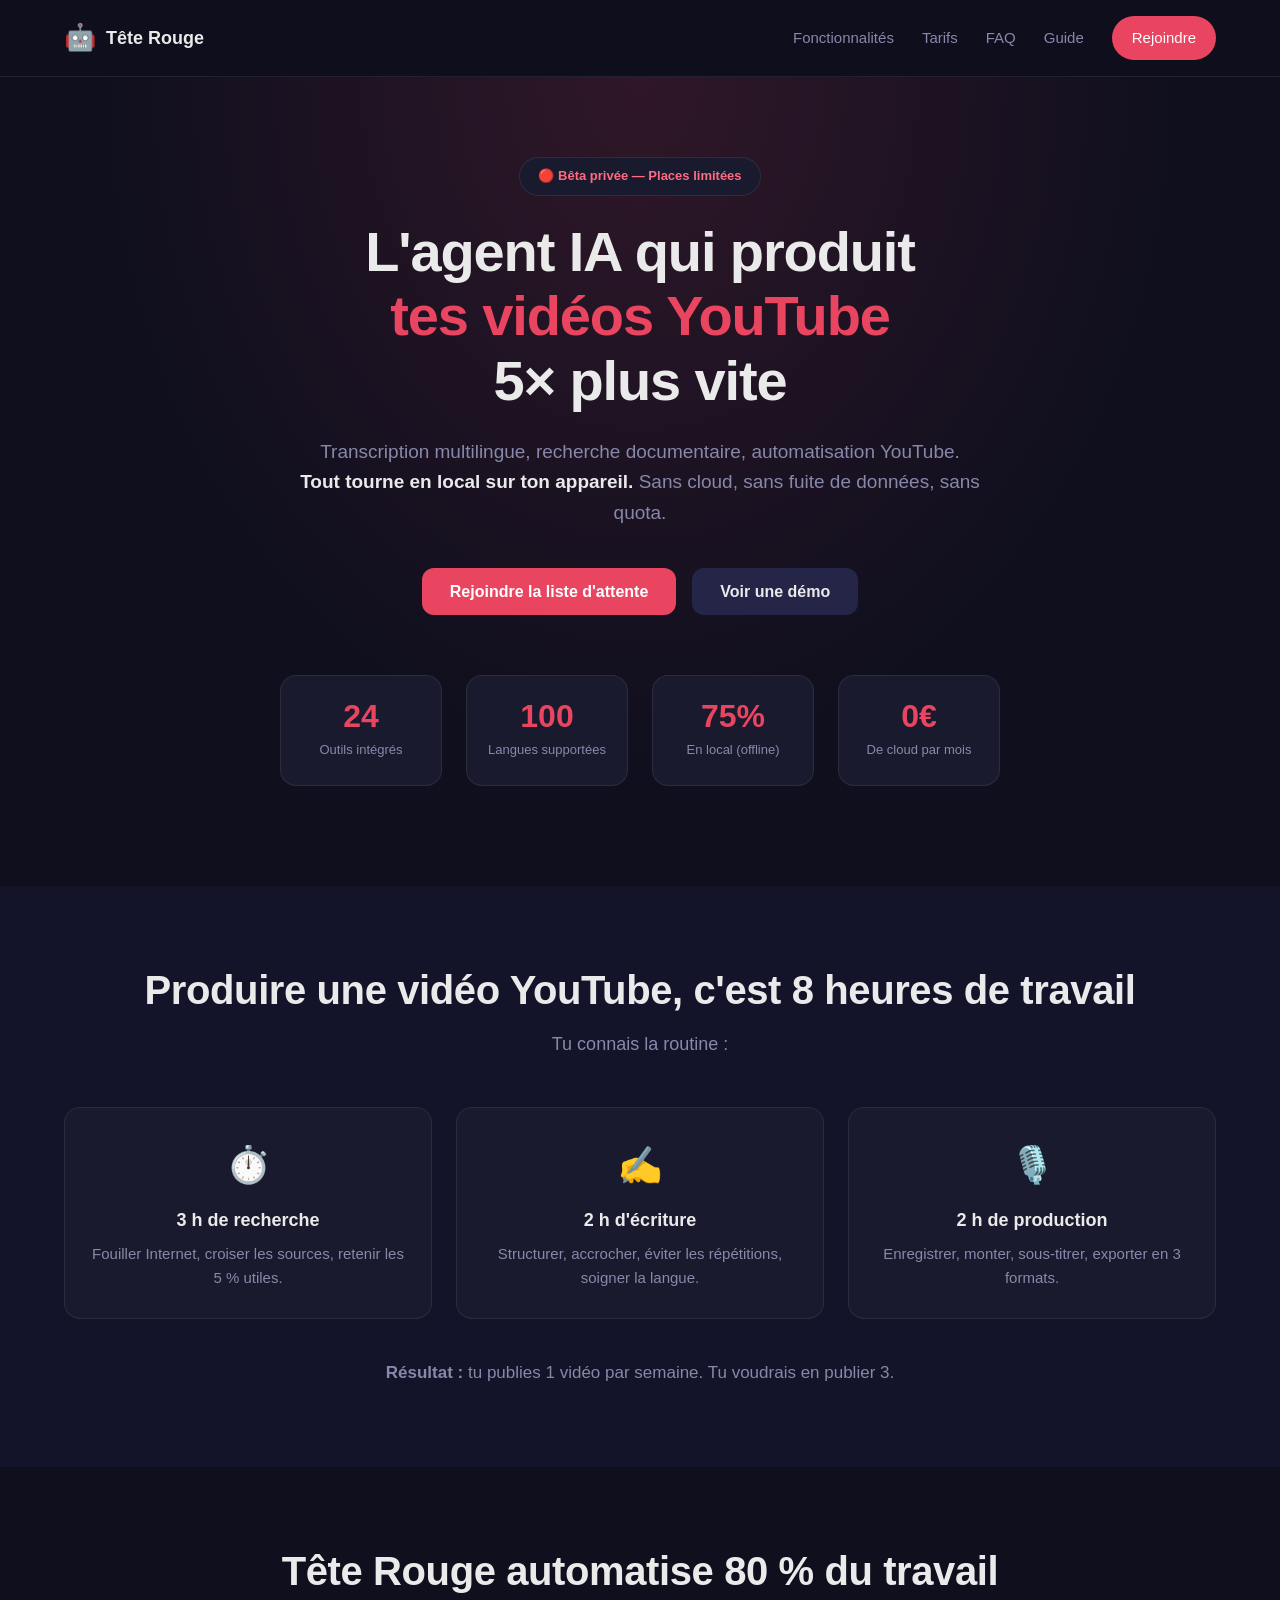
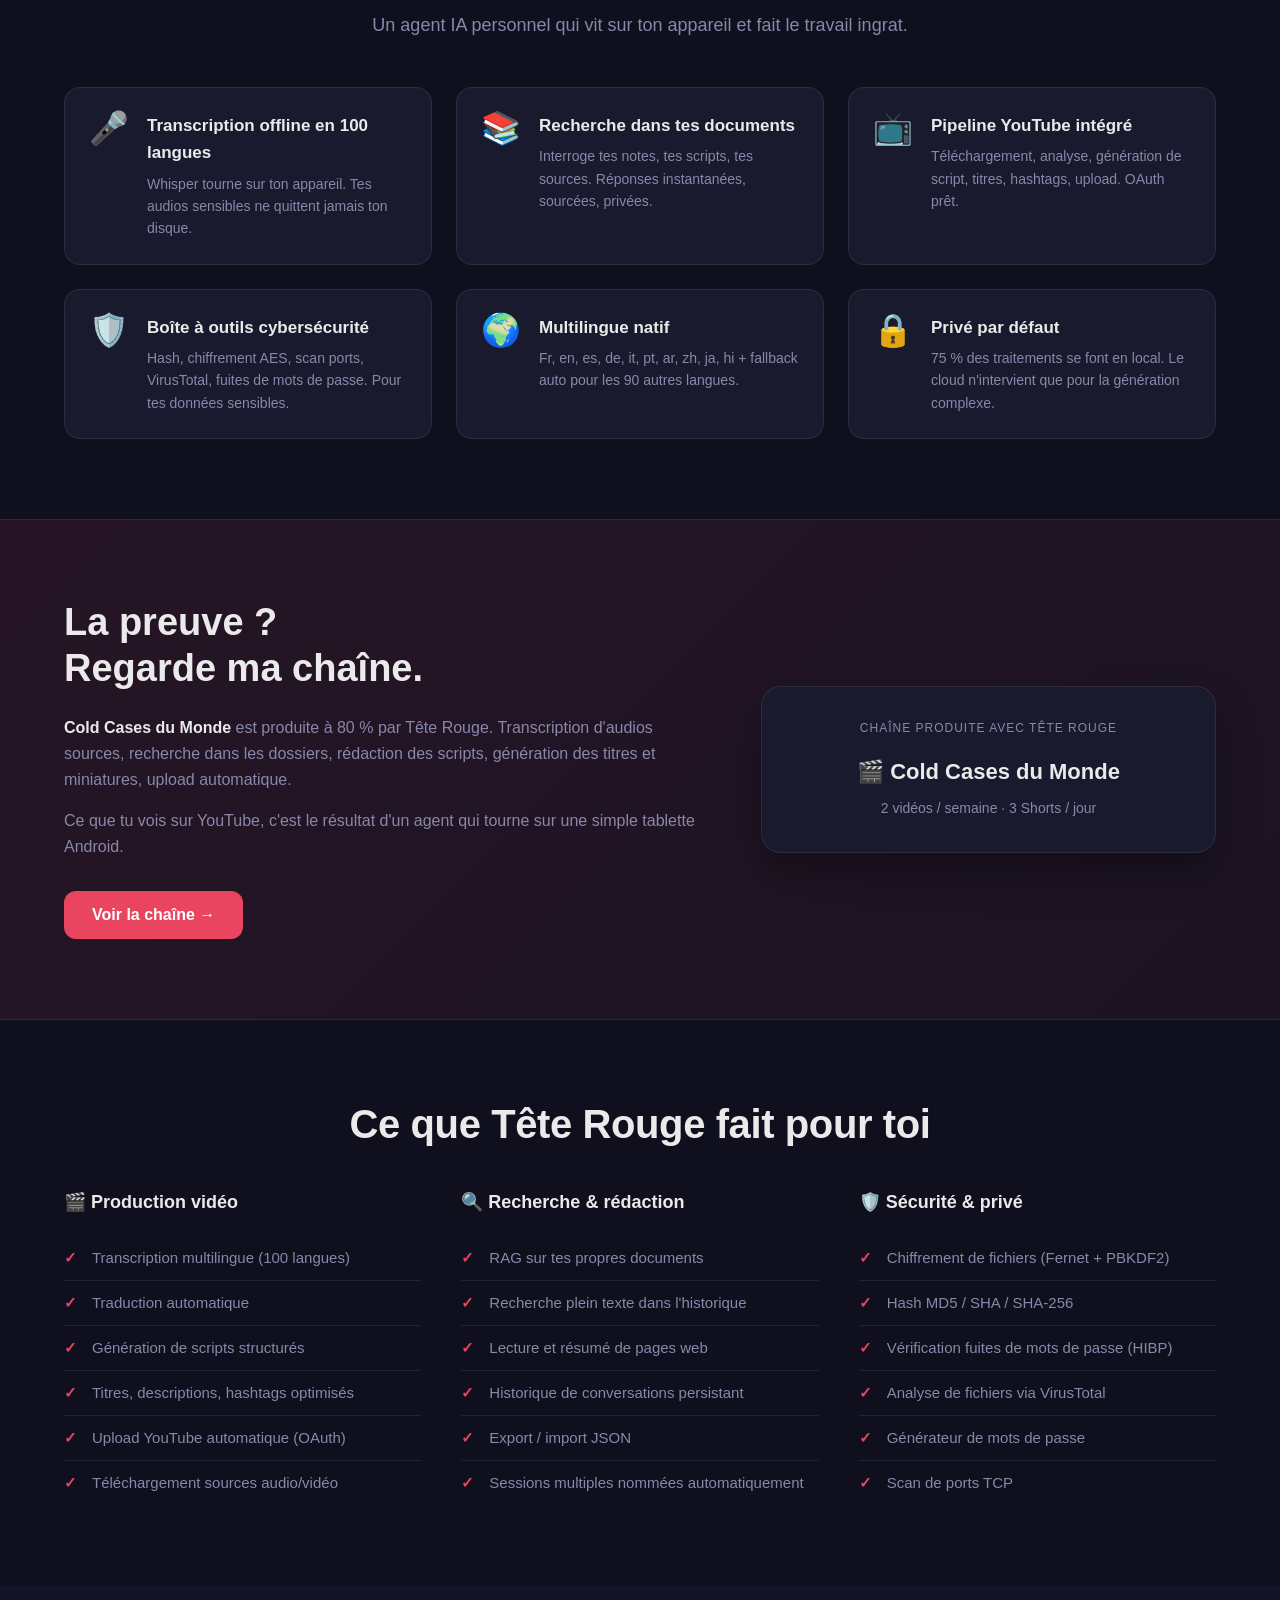
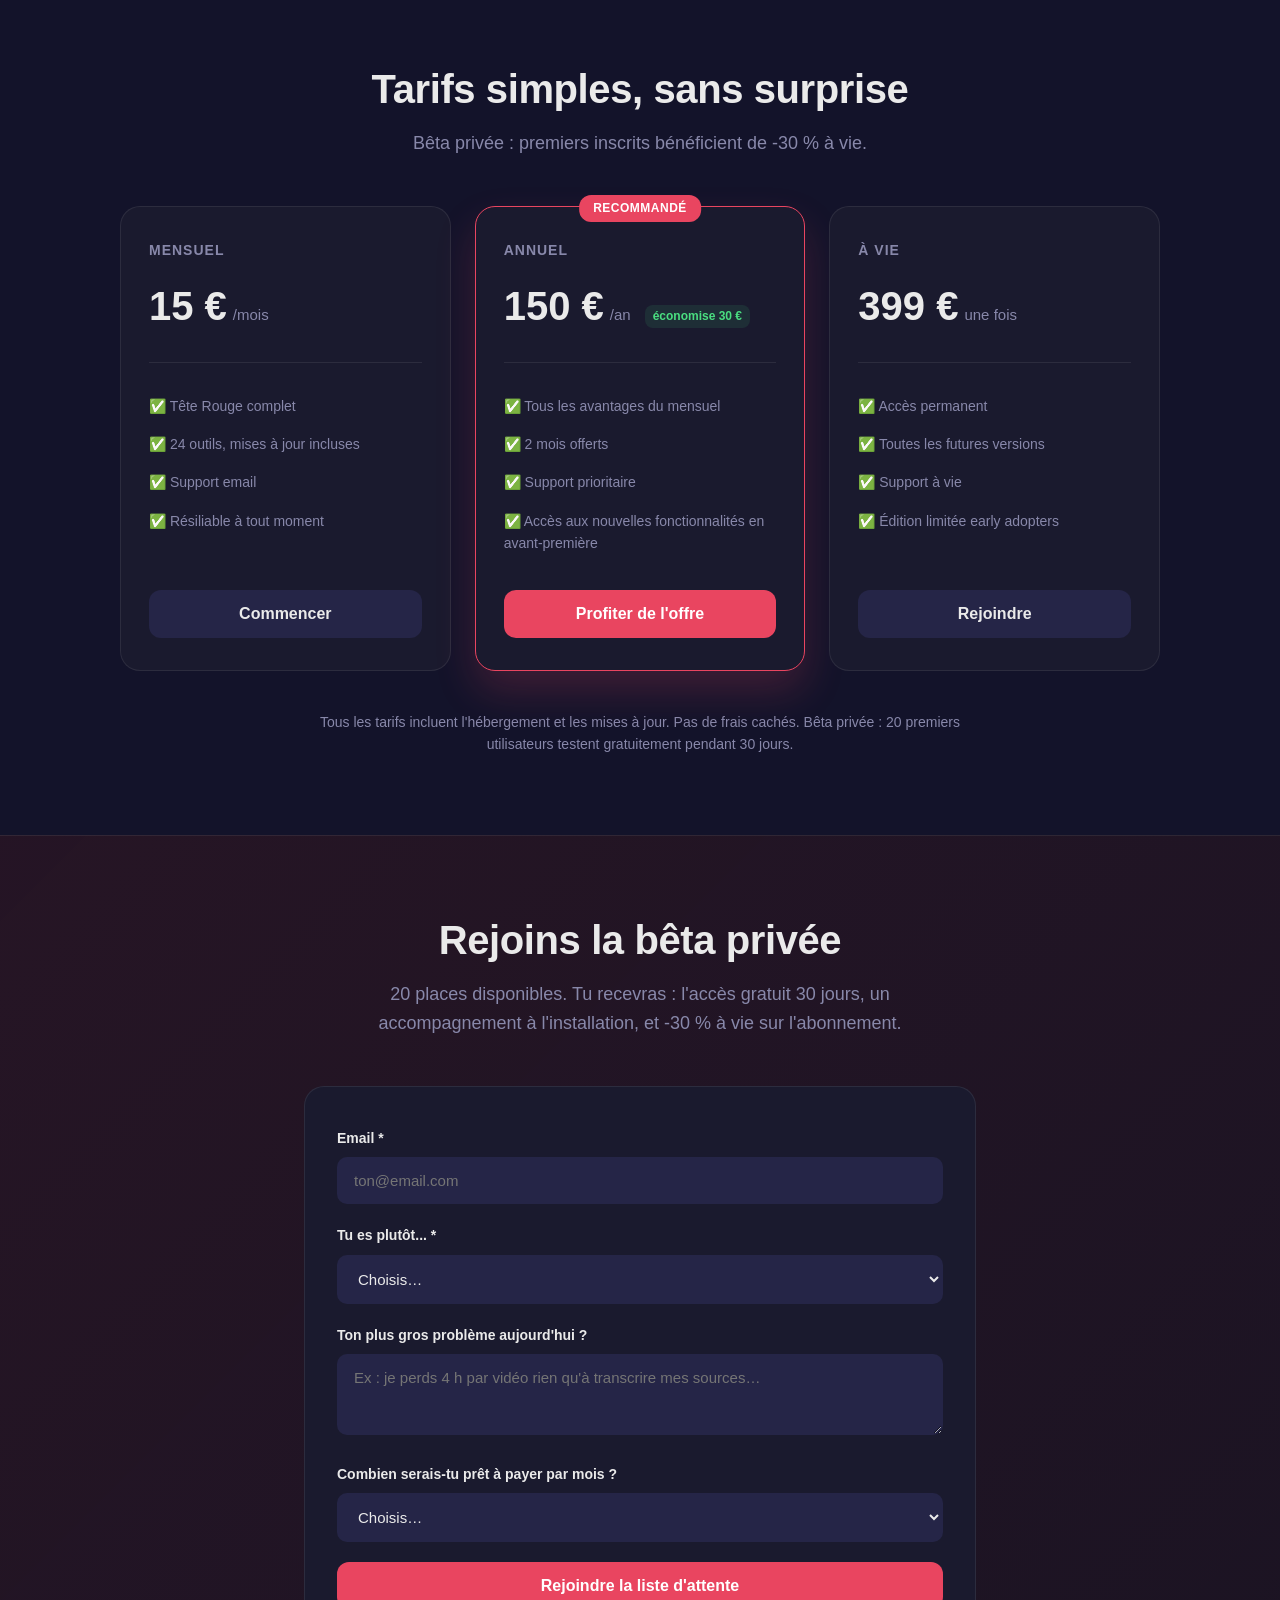
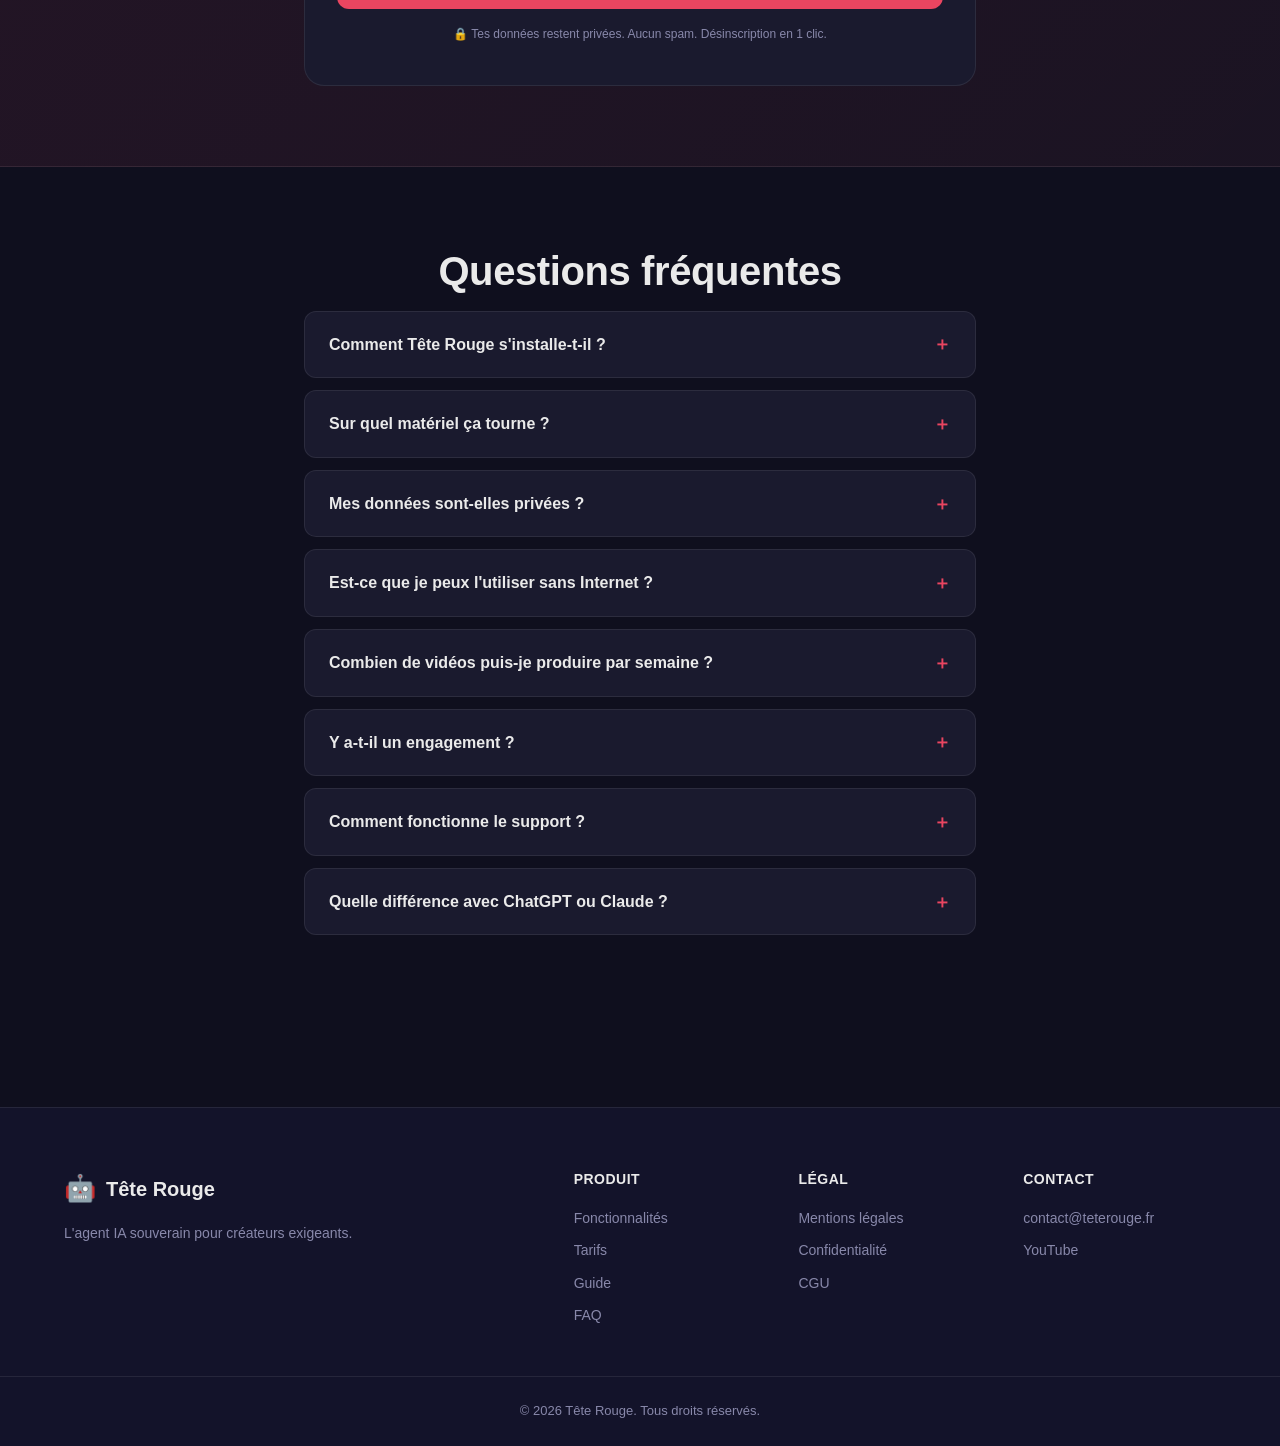
<file: index.html>
<!DOCTYPE html>
<html lang="fr">
<head>
<meta charset="UTF-8">
<meta name="viewport" content="width=device-width, initial-scale=1.0">
<title>Tête Rouge — L'agent IA qui produit tes vidéos YouTube 5× plus vite</title>
<meta name="description" content="Tête Rouge est un agent IA local qui tourne sur ta tablette Android : transcription multilingue, RAG, automatisation YouTube. Sans cloud, sans abonnement à vie.">

<!-- Open Graph -->
<meta property="og:title" content="Tête Rouge — L'agent IA des créateurs YouTube">
<meta property="og:description" content="Produis 3× plus de vidéos en local. Whisper offline, RAG privé, automatisation YouTube.">
<meta property="og:type" content="website">
<meta property="og:url" content="https://teterouge.fr">

<link rel="icon" href="data:image/svg+xml,<svg xmlns='http://www.w3.org/2000/svg' viewBox='0 0 100 100'><text y='.9em' font-size='90'>🤖</text></svg>">
<link rel="stylesheet" href="style.css">
</head>
<body>

<!-- Header -->
<header class="site-header">
  <div class="container header-inner">
    <a href="/" class="brand">
      <span class="brand-icon">🤖</span>
      <span class="brand-name">Tête Rouge</span>
    </a>
    <nav class="nav">
      <a href="#features">Fonctionnalités</a>
      <a href="#pricing">Tarifs</a>
      <a href="#faq">FAQ</a>
      <a href="guide.html">Guide</a>
      <a href="#waitlist" class="nav-cta">Rejoindre</a>
    </nav>
  </div>
</header>

<!-- Hero -->
<section class="hero">
  <div class="container hero-inner">
    <div class="hero-badge">🔴 Bêta privée — Places limitées</div>
    <h1 class="hero-title">
      L'agent IA qui produit<br>
      <span class="highlight">tes vidéos YouTube</span><br>
      5× plus vite
    </h1>
    <p class="hero-subtitle">
      Transcription multilingue, recherche documentaire, automatisation YouTube.<br>
      <strong>Tout tourne en local sur ton appareil.</strong> Sans cloud, sans fuite de données, sans quota.
    </p>
    <div class="hero-ctas">
      <a href="#waitlist" class="btn btn-primary">Rejoindre la liste d'attente</a>
      <a href="#demo" class="btn btn-secondary">Voir une démo</a>
    </div>
    <div class="hero-stats">
      <div class="stat">
        <div class="stat-value">24</div>
        <div class="stat-label">Outils intégrés</div>
      </div>
      <div class="stat">
        <div class="stat-value">100</div>
        <div class="stat-label">Langues supportées</div>
      </div>
      <div class="stat">
        <div class="stat-value">75%</div>
        <div class="stat-label">En local (offline)</div>
      </div>
      <div class="stat">
        <div class="stat-value">0€</div>
        <div class="stat-label">De cloud par mois</div>
      </div>
    </div>
  </div>
</section>

<!-- Problème -->
<section class="section section-dark">
  <div class="container">
    <h2 class="section-title">Produire une vidéo YouTube, c'est 8 heures de travail</h2>
    <p class="section-subtitle">Tu connais la routine :</p>
    <div class="grid grid-3">
      <div class="card card-problem">
        <div class="card-icon">⏱️</div>
        <h3>3 h de recherche</h3>
        <p>Fouiller Internet, croiser les sources, retenir les 5 % utiles.</p>
      </div>
      <div class="card card-problem">
        <div class="card-icon">✍️</div>
        <h3>2 h d'écriture</h3>
        <p>Structurer, accrocher, éviter les répétitions, soigner la langue.</p>
      </div>
      <div class="card card-problem">
        <div class="card-icon">🎙️</div>
        <h3>2 h de production</h3>
        <p>Enregistrer, monter, sous-titrer, exporter en 3 formats.</p>
      </div>
    </div>
    <p class="section-footer">
      <strong>Résultat :</strong> tu publies 1 vidéo par semaine. Tu voudrais en publier 3.
    </p>
  </div>
</section>

<!-- Solution -->
<section class="section">
  <div class="container">
    <h2 class="section-title">Tête Rouge automatise 80 % du travail</h2>
    <p class="section-subtitle">Un agent IA personnel qui vit sur ton appareil et fait le travail ingrat.</p>

    <div class="grid grid-2">
      <div class="feature-row">
        <div class="feature-icon">🎤</div>
        <div>
          <h3>Transcription offline en 100 langues</h3>
          <p>Whisper tourne sur ton appareil. Tes audios sensibles ne quittent jamais ton disque.</p>
        </div>
      </div>
      <div class="feature-row">
        <div class="feature-icon">📚</div>
        <div>
          <h3>Recherche dans tes documents</h3>
          <p>Interroge tes notes, tes scripts, tes sources. Réponses instantanées, sourcées, privées.</p>
        </div>
      </div>
      <div class="feature-row">
        <div class="feature-icon">📺</div>
        <div>
          <h3>Pipeline YouTube intégré</h3>
          <p>Téléchargement, analyse, génération de script, titres, hashtags, upload. OAuth prêt.</p>
        </div>
      </div>
      <div class="feature-row">
        <div class="feature-icon">🛡️</div>
        <div>
          <h3>Boîte à outils cybersécurité</h3>
          <p>Hash, chiffrement AES, scan ports, VirusTotal, fuites de mots de passe. Pour tes données sensibles.</p>
        </div>
      </div>
      <div class="feature-row">
        <div class="feature-icon">🌍</div>
        <div>
          <h3>Multilingue natif</h3>
          <p>Fr, en, es, de, it, pt, ar, zh, ja, hi + fallback auto pour les 90 autres langues.</p>
        </div>
      </div>
      <div class="feature-row">
        <div class="feature-icon">🔒</div>
        <div>
          <h3>Privé par défaut</h3>
          <p>75 % des traitements se font en local. Le cloud n'intervient que pour la génération complexe.</p>
        </div>
      </div>
    </div>
  </div>
</section>

<!-- Preuve -->
<section class="section section-accent">
  <div class="container">
    <div class="proof-inner">
      <div class="proof-text">
        <h2>La preuve ?<br>Regarde ma chaîne.</h2>
        <p>
          <strong>Cold Cases du Monde</strong> est produite à 80 % par Tête Rouge.
          Transcription d'audios sources, recherche dans les dossiers, rédaction des scripts,
          génération des titres et miniatures, upload automatique.
        </p>
        <p>
          Ce que tu vois sur YouTube, c'est le résultat d'un agent qui tourne sur une simple tablette Android.
        </p>
        <a href="https://youtube.com/@coldcasesdumonde" class="btn btn-primary" target="_blank" rel="noopener">
          Voir la chaîne →
        </a>
      </div>
      <div class="proof-visual">
        <div class="proof-card">
          <div class="proof-label">Chaîne produite avec Tête Rouge</div>
          <div class="proof-name">🎬 Cold Cases du Monde</div>
          <div class="proof-meta">2 vidéos / semaine · 3 Shorts / jour</div>
        </div>
      </div>
    </div>
  </div>
</section>

<!-- Fonctionnalités détaillées -->
<section class="section" id="features">
  <div class="container">
    <h2 class="section-title">Ce que Tête Rouge fait pour toi</h2>
    <div class="features-list">
      <div class="features-col">
        <h3>🎬 Production vidéo</h3>
        <ul class="features-list-items">
          <li>Transcription multilingue (100 langues)</li>
          <li>Traduction automatique</li>
          <li>Génération de scripts structurés</li>
          <li>Titres, descriptions, hashtags optimisés</li>
          <li>Upload YouTube automatique (OAuth)</li>
          <li>Téléchargement sources audio/vidéo</li>
        </ul>
      </div>
      <div class="features-col">
        <h3>🔍 Recherche & rédaction</h3>
        <ul class="features-list-items">
          <li>RAG sur tes propres documents</li>
          <li>Recherche plein texte dans l'historique</li>
          <li>Lecture et résumé de pages web</li>
          <li>Historique de conversations persistant</li>
          <li>Export / import JSON</li>
          <li>Sessions multiples nommées automatiquement</li>
        </ul>
      </div>
      <div class="features-col">
        <h3>🛡️ Sécurité & privé</h3>
        <ul class="features-list-items">
          <li>Chiffrement de fichiers (Fernet + PBKDF2)</li>
          <li>Hash MD5 / SHA / SHA-256</li>
          <li>Vérification fuites de mots de passe (HIBP)</li>
          <li>Analyse de fichiers via VirusTotal</li>
          <li>Générateur de mots de passe</li>
          <li>Scan de ports TCP</li>
        </ul>
      </div>
    </div>
  </div>
</section>

<!-- Prix -->
<section class="section section-dark" id="pricing">
  <div class="container">
    <h2 class="section-title">Tarifs simples, sans surprise</h2>
    <p class="section-subtitle">Bêta privée : premiers inscrits bénéficient de -30 % à vie.</p>

    <div class="pricing-grid">
      <div class="pricing-card">
        <div class="pricing-name">Mensuel</div>
        <div class="pricing-price"><span class="price-value">15 €</span><span class="price-period">/mois</span></div>
        <ul class="pricing-features">
          <li>✅ Tête Rouge complet</li>
          <li>✅ 24 outils, mises à jour incluses</li>
          <li>✅ Support email</li>
          <li>✅ Résiliable à tout moment</li>
        </ul>
        <a href="#waitlist" class="btn btn-secondary btn-block">Commencer</a>
      </div>

      <div class="pricing-card pricing-featured">
        <div class="pricing-badge">Recommandé</div>
        <div class="pricing-name">Annuel</div>
        <div class="pricing-price">
          <span class="price-value">150 €</span>
          <span class="price-period">/an</span>
          <span class="price-saving">économise 30 €</span>
        </div>
        <ul class="pricing-features">
          <li>✅ Tous les avantages du mensuel</li>
          <li>✅ 2 mois offerts</li>
          <li>✅ Support prioritaire</li>
          <li>✅ Accès aux nouvelles fonctionnalités en avant-première</li>
        </ul>
        <a href="#waitlist" class="btn btn-primary btn-block">Profiter de l'offre</a>
      </div>

      <div class="pricing-card">
        <div class="pricing-name">À vie</div>
        <div class="pricing-price"><span class="price-value">399 €</span><span class="price-period">une fois</span></div>
        <ul class="pricing-features">
          <li>✅ Accès permanent</li>
          <li>✅ Toutes les futures versions</li>
          <li>✅ Support à vie</li>
          <li>✅ Édition limitée early adopters</li>
        </ul>
        <a href="#waitlist" class="btn btn-secondary btn-block">Rejoindre</a>
      </div>
    </div>

    <p class="pricing-note">
      Tous les tarifs incluent l'hébergement et les mises à jour. Pas de frais cachés.
      Bêta privée : 20 premiers utilisateurs testent gratuitement pendant 30 jours.
    </p>
  </div>
</section>

<!-- Waitlist -->
<section class="section section-accent" id="waitlist">
  <div class="container container-narrow">
    <h2 class="section-title">Rejoins la bêta privée</h2>
    <p class="section-subtitle">
      20 places disponibles. Tu recevras :
      l'accès gratuit 30 jours, un accompagnement à l'installation, et -30 % à vie sur l'abonnement.
    </p>

    <form class="waitlist-form" id="waitlist-form" action="https://formspree.io/f/moejdkjd" method="POST">
      <div class="form-row">
        <label for="email">Email *</label>
        <input type="email" id="email" name="email" required placeholder="ton@email.com">
      </div>

      <div class="form-row">
        <label for="profil">Tu es plutôt... *</label>
        <select id="profil" name="profil" required>
          <option value="">Choisis…</option>
          <option value="createur">Créateur YouTube / vidéaste</option>
          <option value="particulier">Particulier curieux de l'IA</option>
          <option value="pme">PME / indépendant</option>
          <option value="autre">Autre</option>
        </select>
      </div>

      <div class="form-row">
        <label for="probleme">Ton plus gros problème aujourd'hui ?</label>
        <textarea id="probleme" name="probleme" rows="3" placeholder="Ex : je perds 4 h par vidéo rien qu'à transcrire mes sources…"></textarea>
      </div>

      <div class="form-row">
        <label for="prix">Combien serais-tu prêt à payer par mois ?</label>
        <select id="prix" name="prix">
          <option value="">Choisis…</option>
          <option value="0">0 € — pas prêt à payer</option>
          <option value="5-10">5 à 10 €</option>
          <option value="10-20">10 à 20 €</option>
          <option value="20-30">20 à 30 €</option>
          <option value="30+">Plus de 30 €</option>
        </select>
      </div>

      <button type="submit" class="btn btn-primary btn-block">Rejoindre la liste d'attente</button>
      <p class="form-note">🔒 Tes données restent privées. Aucun spam. Désinscription en 1 clic.</p>
      <div class="form-success" id="form-success" style="display:none">
        ✅ Merci ! Tu recevras bientôt ton invitation.
      </div>
    </form>
  </div>
</section>

<!-- FAQ -->
<section class="section" id="faq">
  <div class="container container-narrow">
    <h2 class="section-title">Questions fréquentes</h2>

    <details class="faq-item">
      <summary>Comment Tête Rouge s'installe-t-il ?</summary>
      <p>Un script d'installation automatique configure tout en 15 minutes. Tu as juste besoin de renseigner ta clé API et de suivre les instructions. Aucune ligne de code à écrire.</p>
    </details>

    <details class="faq-item">
      <summary>Sur quel matériel ça tourne ?</summary>
      <p>N'importe quelle tablette ou téléphone Android récent (Android 10+), avec au minimum 4 Go de RAM. Testé sur Oukitel RT8 (6 Go). Un PC Windows/Mac/Linux est aussi possible.</p>
    </details>

    <details class="faq-item">
      <summary>Mes données sont-elles privées ?</summary>
      <p>Oui. 75 % des traitements se font en local sur ton appareil. La transcription, la recherche documentaire, le chiffrement et l'analyse de fichiers ne sortent jamais de chez toi. Seule la génération de texte complexe utilise une API cloud (optionnelle).</p>
    </details>

    <details class="faq-item">
      <summary>Est-ce que je peux l'utiliser sans Internet ?</summary>
      <p>Partiellement. Le RAG, la transcription, la classification, le chiffrement et la recherche fonctionnent 100 % hors ligne. La génération de texte avancée nécessite Internet.</p>
    </details>

    <details class="faq-item">
      <summary>Combien de vidéos puis-je produire par semaine ?</summary>
      <p>Utilisateurs réguliers : 2 à 5 vidéos longues et 5 à 15 Shorts par semaine. Tout dépend de ton temps d'écriture et de montage — Tête Rouge fait le reste.</p>
    </details>

    <details class="faq-item">
      <summary>Y a-t-il un engagement ?</summary>
      <p>Non. L'abonnement est résiliable à tout moment. L'offre à vie est un paiement unique. Bêta privée : 30 jours gratuits, sans carte bancaire.</p>
    </details>

    <details class="faq-item">
      <summary>Comment fonctionne le support ?</summary>
      <p>Email pour tous les abonnés. Support prioritaire (réponse sous 24 h) pour les abonnés annuels et à vie.</p>
    </details>

    <details class="faq-item">
      <summary>Quelle différence avec ChatGPT ou Claude ?</summary>
      <p>ChatGPT ne connaît pas tes documents, ne transcrit pas tes audios, ne pilote pas ta chaîne YouTube. Tête Rouge, si. Et il tourne sur ton matériel, donc tes données sensibles ne partent jamais dans le cloud.</p>
    </details>
  </div>
</section>

<!-- Footer -->
<footer class="site-footer">
  <div class="container footer-inner">
    <div class="footer-brand">
      <div class="brand">
        <span class="brand-icon">🤖</span>
        <span class="brand-name">Tête Rouge</span>
      </div>
      <p class="footer-tagline">L'agent IA souverain pour créateurs exigeants.</p>
    </div>
    <div class="footer-links">
      <div class="footer-col">
        <h4>Produit</h4>
        <a href="#features">Fonctionnalités</a>
        <a href="#pricing">Tarifs</a>
        <a href="guide.html">Guide</a>
        <a href="#faq">FAQ</a>
      </div>
      <div class="footer-col">
        <h4>Légal</h4>
        <a href="/mentions-legales.html">Mentions légales</a>
        <a href="/confidentialite.html">Confidentialité</a>
        <a href="/cgu.html">CGU</a>
      </div>
      <div class="footer-col">
        <h4>Contact</h4>
        <a href="mailto:contact@teterouge.fr">contact@teterouge.fr</a>
        <a href="https://youtube.com/@teterouge" target="_blank" rel="noopener">YouTube</a>
      </div>
    </div>
  </div>
  <div class="footer-bottom">
    <div class="container">
      © 2026 Tête Rouge. Tous droits réservés.
    </div>
  </div>
</footer>

<script src="app.js"></script>
</body>
</html>
</file>
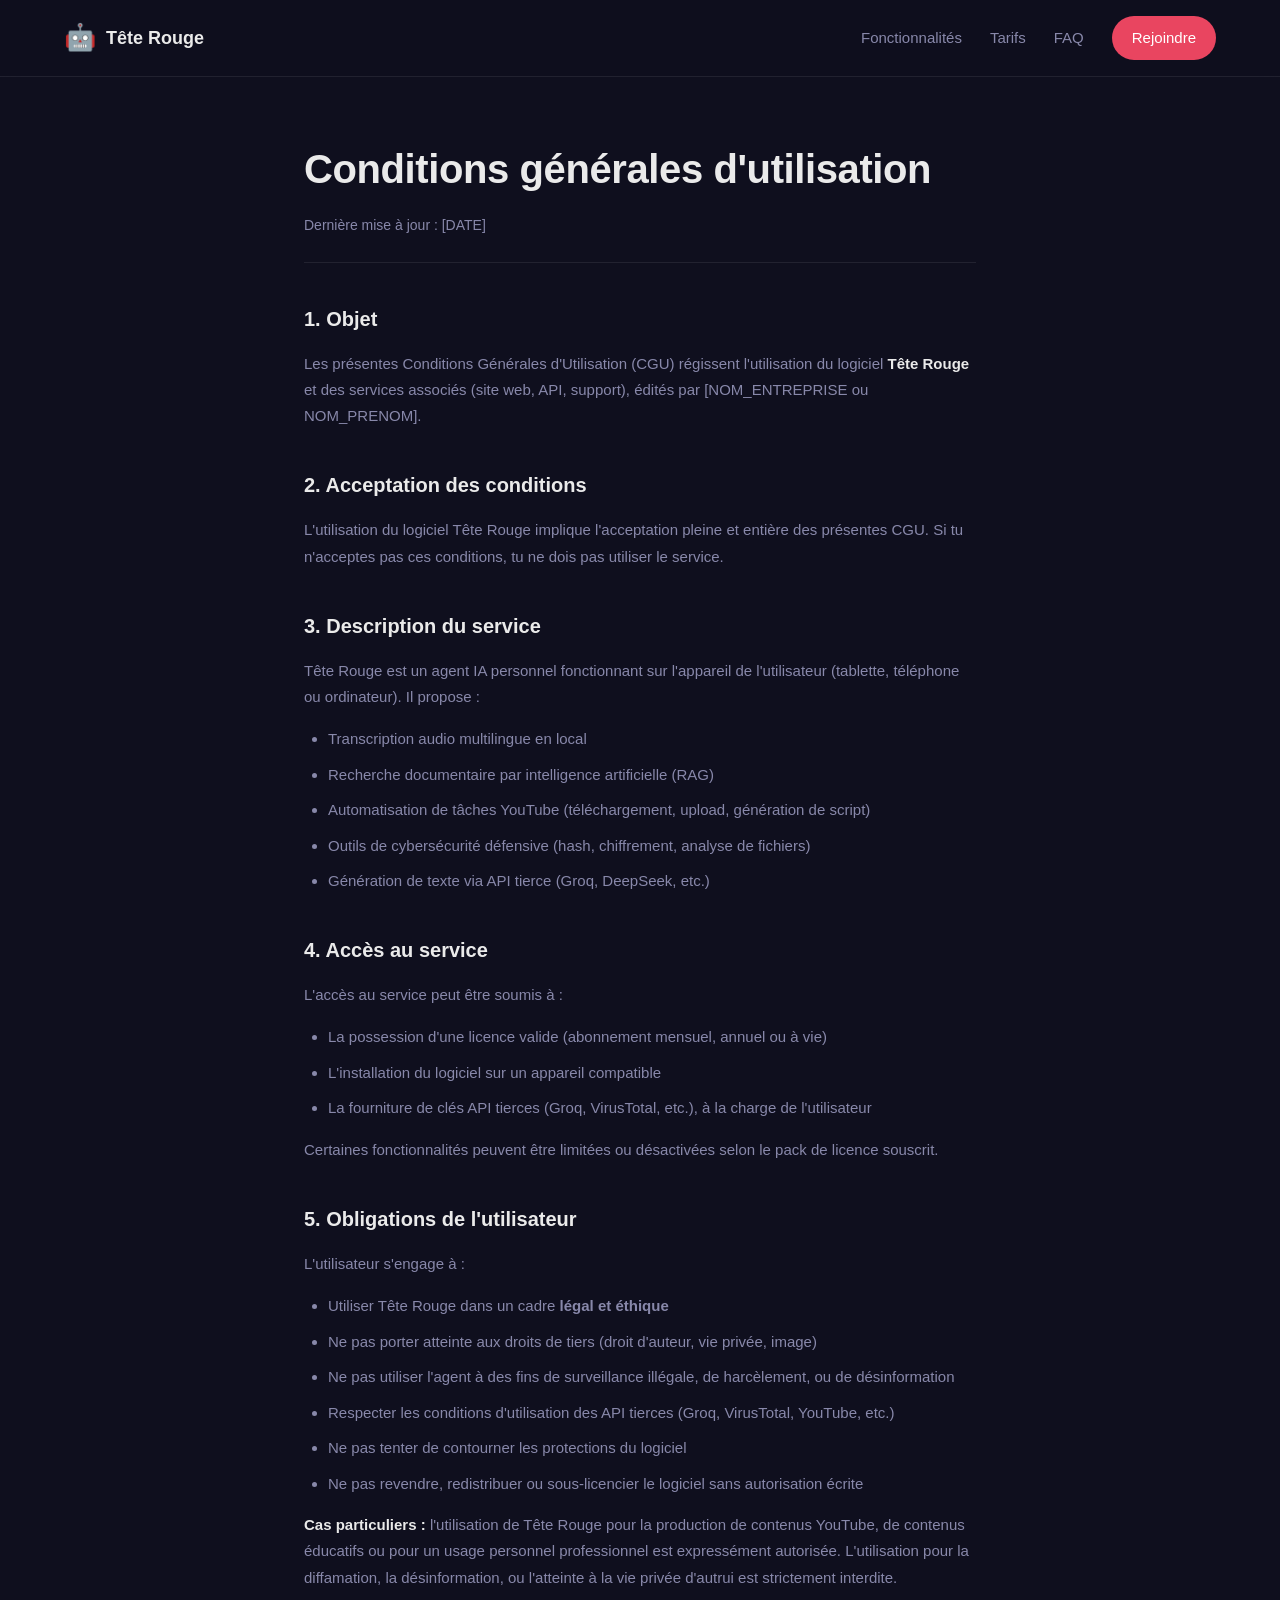
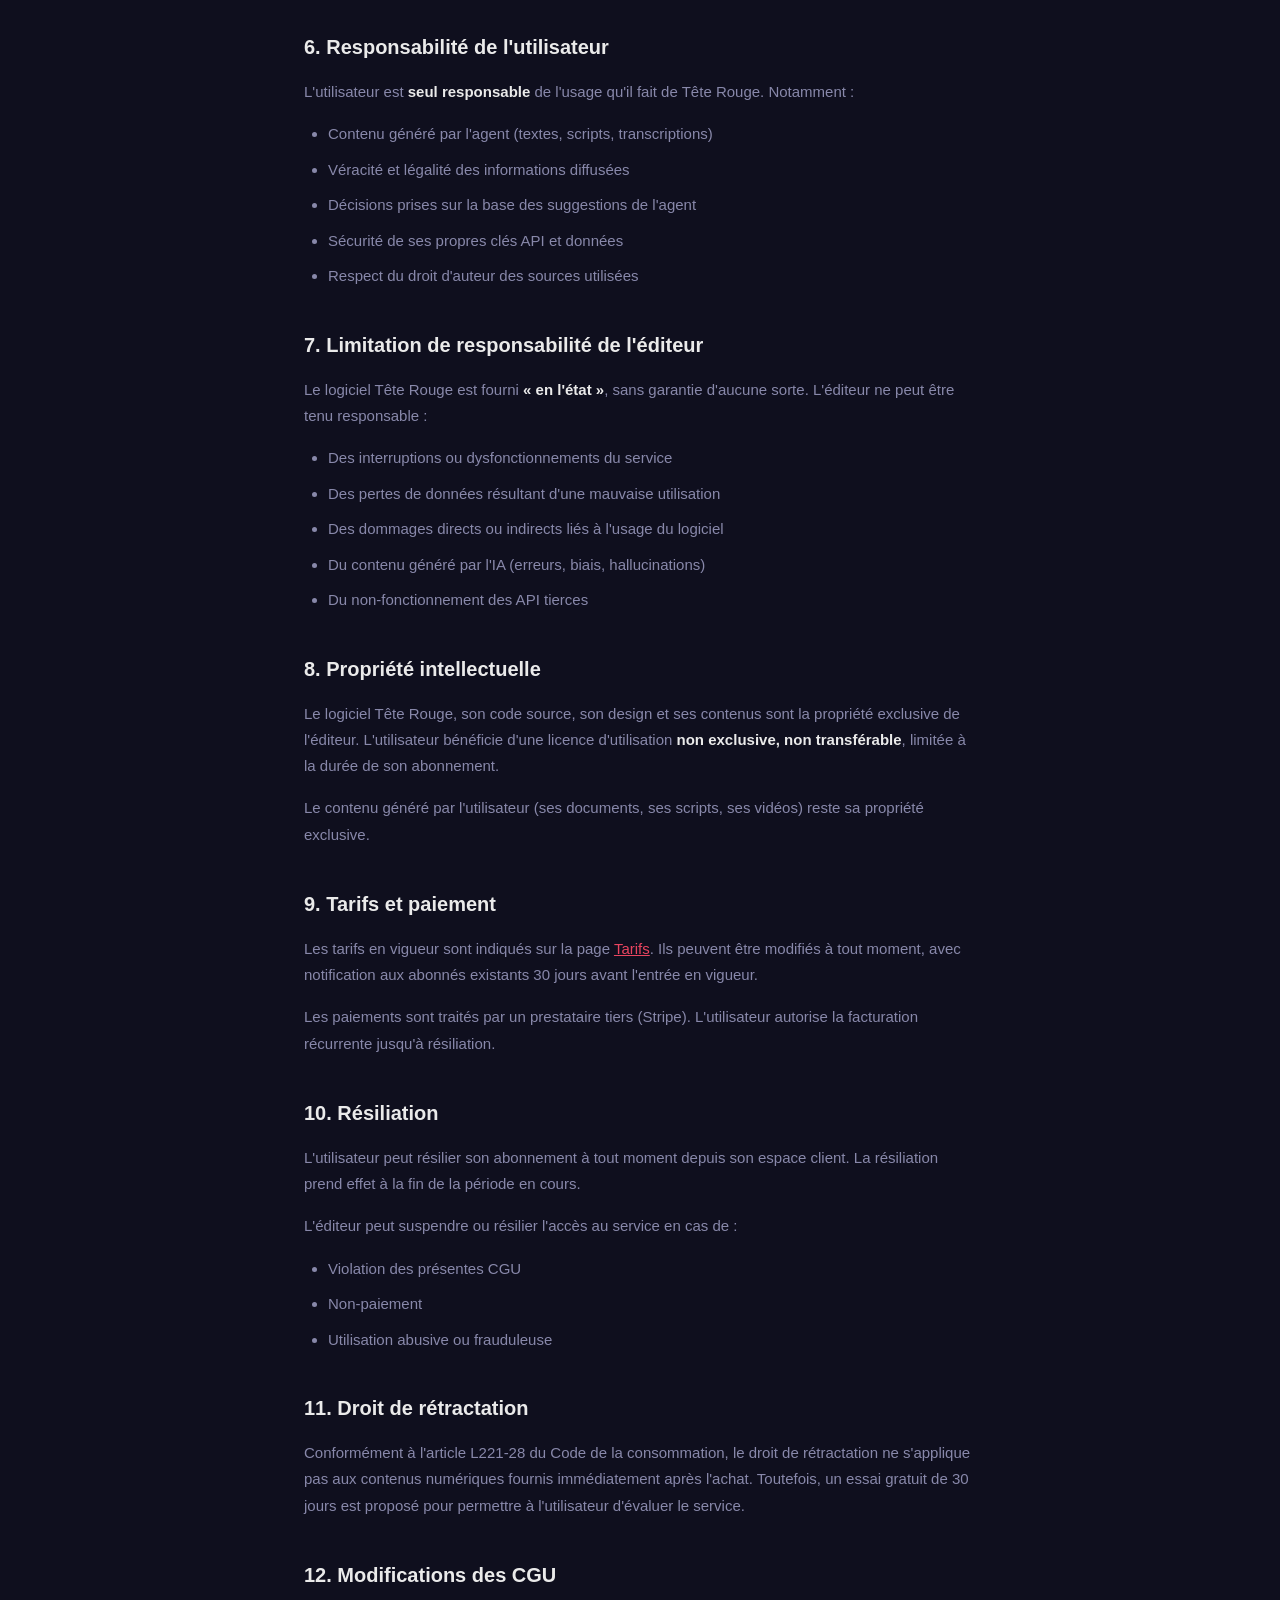
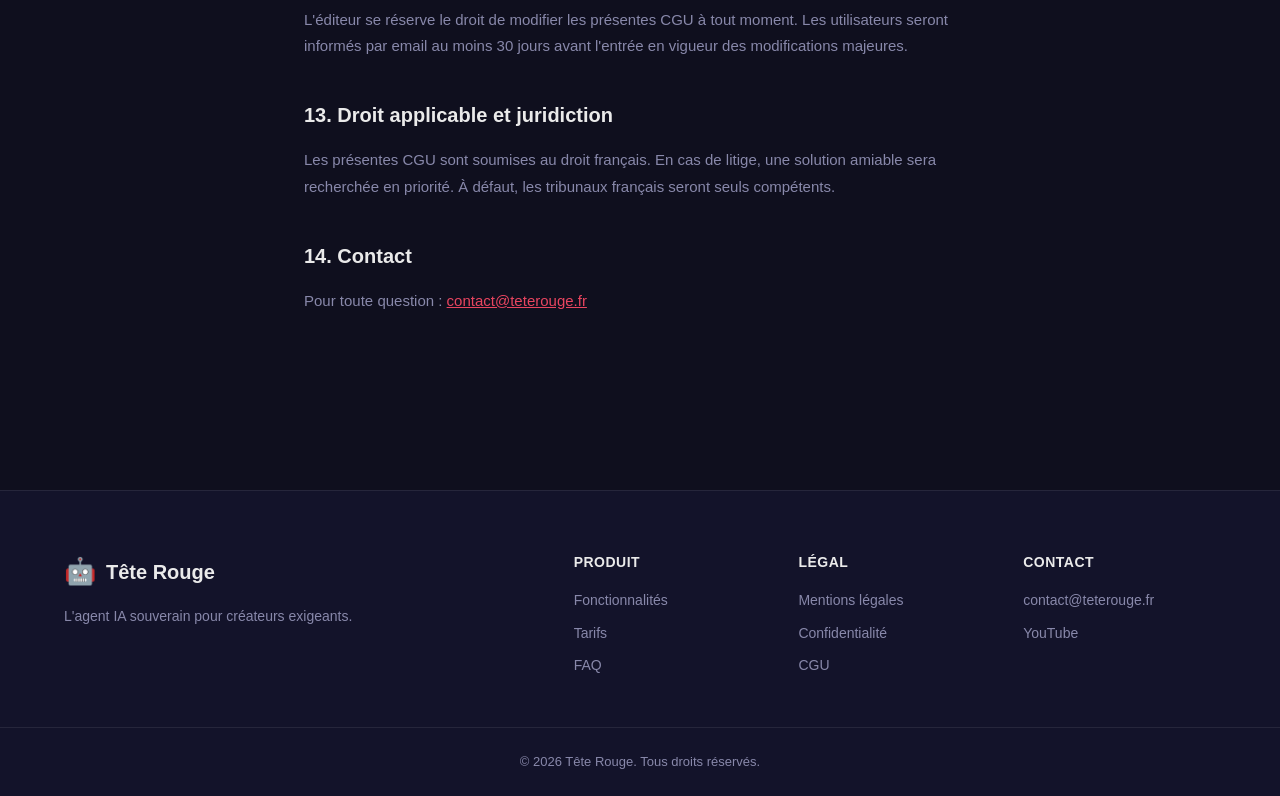
<file: cgu.html>
<!DOCTYPE html>
<html lang="fr">
<head>
<meta charset="UTF-8">
<meta name="viewport" content="width=device-width, initial-scale=1.0">
<title>Conditions générales d'utilisation — Tête Rouge</title>
<meta name="description" content="Conditions générales d'utilisation du logiciel Tête Rouge.">
<link rel="icon" href="data:image/svg+xml,<svg xmlns='http://www.w3.org/2000/svg' viewBox='0 0 100 100'><text y='.9em' font-size='90'>🤖</text></svg>">
<link rel="stylesheet" href="style.css">
</head>
<body>

<header class="site-header">
  <div class="container header-inner">
    <a href="/" class="brand">
      <span class="brand-icon">🤖</span>
      <span class="brand-name">Tête Rouge</span>
    </a>
    <nav class="nav">
      <a href="index.html#features">Fonctionnalités</a>
      <a href="index.html#pricing">Tarifs</a>
      <a href="index.html#faq">FAQ</a>
      <a href="index.html#waitlist" class="nav-cta">Rejoindre</a>
    </nav>
  </div>
</header>

<main class="legal-page">
  <div class="container container-narrow">
    <h1>Conditions générales d'utilisation</h1>
    <p class="legal-date">Dernière mise à jour : [DATE]</p>

    <h2>1. Objet</h2>
    <p>
      Les présentes Conditions Générales d'Utilisation (CGU) régissent l'utilisation
      du logiciel <strong>Tête Rouge</strong> et des services associés (site web,
      API, support), édités par [NOM_ENTREPRISE ou NOM_PRENOM].
    </p>

    <h2>2. Acceptation des conditions</h2>
    <p>
      L'utilisation du logiciel Tête Rouge implique l'acceptation pleine et entière
      des présentes CGU. Si tu n'acceptes pas ces conditions, tu ne dois pas utiliser
      le service.
    </p>

    <h2>3. Description du service</h2>
    <p>
      Tête Rouge est un agent IA personnel fonctionnant sur l'appareil de l'utilisateur
      (tablette, téléphone ou ordinateur). Il propose :
    </p>
    <ul>
      <li>Transcription audio multilingue en local</li>
      <li>Recherche documentaire par intelligence artificielle (RAG)</li>
      <li>Automatisation de tâches YouTube (téléchargement, upload, génération de script)</li>
      <li>Outils de cybersécurité défensive (hash, chiffrement, analyse de fichiers)</li>
      <li>Génération de texte via API tierce (Groq, DeepSeek, etc.)</li>
    </ul>

    <h2>4. Accès au service</h2>
    <p>
      L'accès au service peut être soumis à :
    </p>
    <ul>
      <li>La possession d'une licence valide (abonnement mensuel, annuel ou à vie)</li>
      <li>L'installation du logiciel sur un appareil compatible</li>
      <li>La fourniture de clés API tierces (Groq, VirusTotal, etc.), à la charge de l'utilisateur</li>
    </ul>
    <p>
      Certaines fonctionnalités peuvent être limitées ou désactivées selon le pack
      de licence souscrit.
    </p>

    <h2>5. Obligations de l'utilisateur</h2>
    <p>L'utilisateur s'engage à :</p>
    <ul>
      <li>Utiliser Tête Rouge dans un cadre <strong>légal et éthique</strong></li>
      <li>Ne pas porter atteinte aux droits de tiers (droit d'auteur, vie privée, image)</li>
      <li>Ne pas utiliser l'agent à des fins de surveillance illégale, de harcèlement, ou de désinformation</li>
      <li>Respecter les conditions d'utilisation des API tierces (Groq, VirusTotal, YouTube, etc.)</li>
      <li>Ne pas tenter de contourner les protections du logiciel</li>
      <li>Ne pas revendre, redistribuer ou sous-licencier le logiciel sans autorisation écrite</li>
    </ul>
    <p>
      <strong>Cas particuliers :</strong> l'utilisation de Tête Rouge pour la production
      de contenus YouTube, de contenus éducatifs ou pour un usage personnel
      professionnel est expressément autorisée. L'utilisation pour la diffamation,
      la désinformation, ou l'atteinte à la vie privée d'autrui est strictement interdite.
    </p>

    <h2>6. Responsabilité de l'utilisateur</h2>
    <p>
      L'utilisateur est <strong>seul responsable</strong> de l'usage qu'il fait de
      Tête Rouge. Notamment :
    </p>
    <ul>
      <li>Contenu généré par l'agent (textes, scripts, transcriptions)</li>
      <li>Véracité et légalité des informations diffusées</li>
      <li>Décisions prises sur la base des suggestions de l'agent</li>
      <li>Sécurité de ses propres clés API et données</li>
      <li>Respect du droit d'auteur des sources utilisées</li>
    </ul>

    <h2>7. Limitation de responsabilité de l'éditeur</h2>
    <p>
      Le logiciel Tête Rouge est fourni <strong>« en l'état »</strong>, sans garantie
      d'aucune sorte. L'éditeur ne peut être tenu responsable :
    </p>
    <ul>
      <li>Des interruptions ou dysfonctionnements du service</li>
      <li>Des pertes de données résultant d'une mauvaise utilisation</li>
      <li>Des dommages directs ou indirects liés à l'usage du logiciel</li>
      <li>Du contenu généré par l'IA (erreurs, biais, hallucinations)</li>
      <li>Du non-fonctionnement des API tierces</li>
    </ul>

    <h2>8. Propriété intellectuelle</h2>
    <p>
      Le logiciel Tête Rouge, son code source, son design et ses contenus sont la
      propriété exclusive de l'éditeur. L'utilisateur bénéficie d'une licence
      d'utilisation <strong>non exclusive, non transférable</strong>, limitée à la
      durée de son abonnement.
    </p>
    <p>
      Le contenu généré par l'utilisateur (ses documents, ses scripts, ses vidéos)
      reste sa propriété exclusive.
    </p>

    <h2>9. Tarifs et paiement</h2>
    <p>
      Les tarifs en vigueur sont indiqués sur la page <a href="index.html#pricing">Tarifs</a>.
      Ils peuvent être modifiés à tout moment, avec notification aux abonnés
      existants 30 jours avant l'entrée en vigueur.
    </p>
    <p>
      Les paiements sont traités par un prestataire tiers (Stripe). L'utilisateur
      autorise la facturation récurrente jusqu'à résiliation.
    </p>

    <h2>10. Résiliation</h2>
    <p>
      L'utilisateur peut résilier son abonnement à tout moment depuis son espace
      client. La résiliation prend effet à la fin de la période en cours.
    </p>
    <p>
      L'éditeur peut suspendre ou résilier l'accès au service en cas de :
    </p>
    <ul>
      <li>Violation des présentes CGU</li>
      <li>Non-paiement</li>
      <li>Utilisation abusive ou frauduleuse</li>
    </ul>

    <h2>11. Droit de rétractation</h2>
    <p>
      Conformément à l'article L221-28 du Code de la consommation, le droit de
      rétractation ne s'applique pas aux contenus numériques fournis immédiatement
      après l'achat. Toutefois, un essai gratuit de 30 jours est proposé pour
      permettre à l'utilisateur d'évaluer le service.
    </p>

    <h2>12. Modifications des CGU</h2>
    <p>
      L'éditeur se réserve le droit de modifier les présentes CGU à tout moment.
      Les utilisateurs seront informés par email au moins 30 jours avant l'entrée
      en vigueur des modifications majeures.
    </p>

    <h2>13. Droit applicable et juridiction</h2>
    <p>
      Les présentes CGU sont soumises au droit français. En cas de litige, une
      solution amiable sera recherchée en priorité. À défaut, les tribunaux
      français seront seuls compétents.
    </p>

    <h2>14. Contact</h2>
    <p>
      Pour toute question : <a href="mailto:contact@teterouge.fr">contact@teterouge.fr</a>
    </p>
  </div>
</main>

<footer class="site-footer">
  <div class="container footer-inner">
    <div class="footer-brand">
      <div class="brand">
        <span class="brand-icon">🤖</span>
        <span class="brand-name">Tête Rouge</span>
      </div>
      <p class="footer-tagline">L'agent IA souverain pour créateurs exigeants.</p>
    </div>
    <div class="footer-links">
      <div class="footer-col">
        <h4>Produit</h4>
        <a href="index.html#features">Fonctionnalités</a>
        <a href="index.html#pricing">Tarifs</a>
        <a href="index.html#faq">FAQ</a>
      </div>
      <div class="footer-col">
        <h4>Légal</h4>
        <a href="mentions-legales.html">Mentions légales</a>
        <a href="confidentialite.html">Confidentialité</a>
        <a href="cgu.html">CGU</a>
      </div>
      <div class="footer-col">
        <h4>Contact</h4>
        <a href="mailto:contact@teterouge.fr">contact@teterouge.fr</a>
        <a href="https://youtube.com/@teterouge" target="_blank" rel="noopener">YouTube</a>
      </div>
    </div>
  </div>
  <div class="footer-bottom">
    <div class="container">© 2026 Tête Rouge. Tous droits réservés.</div>
  </div>
</footer>

</body>
</html>
</file>
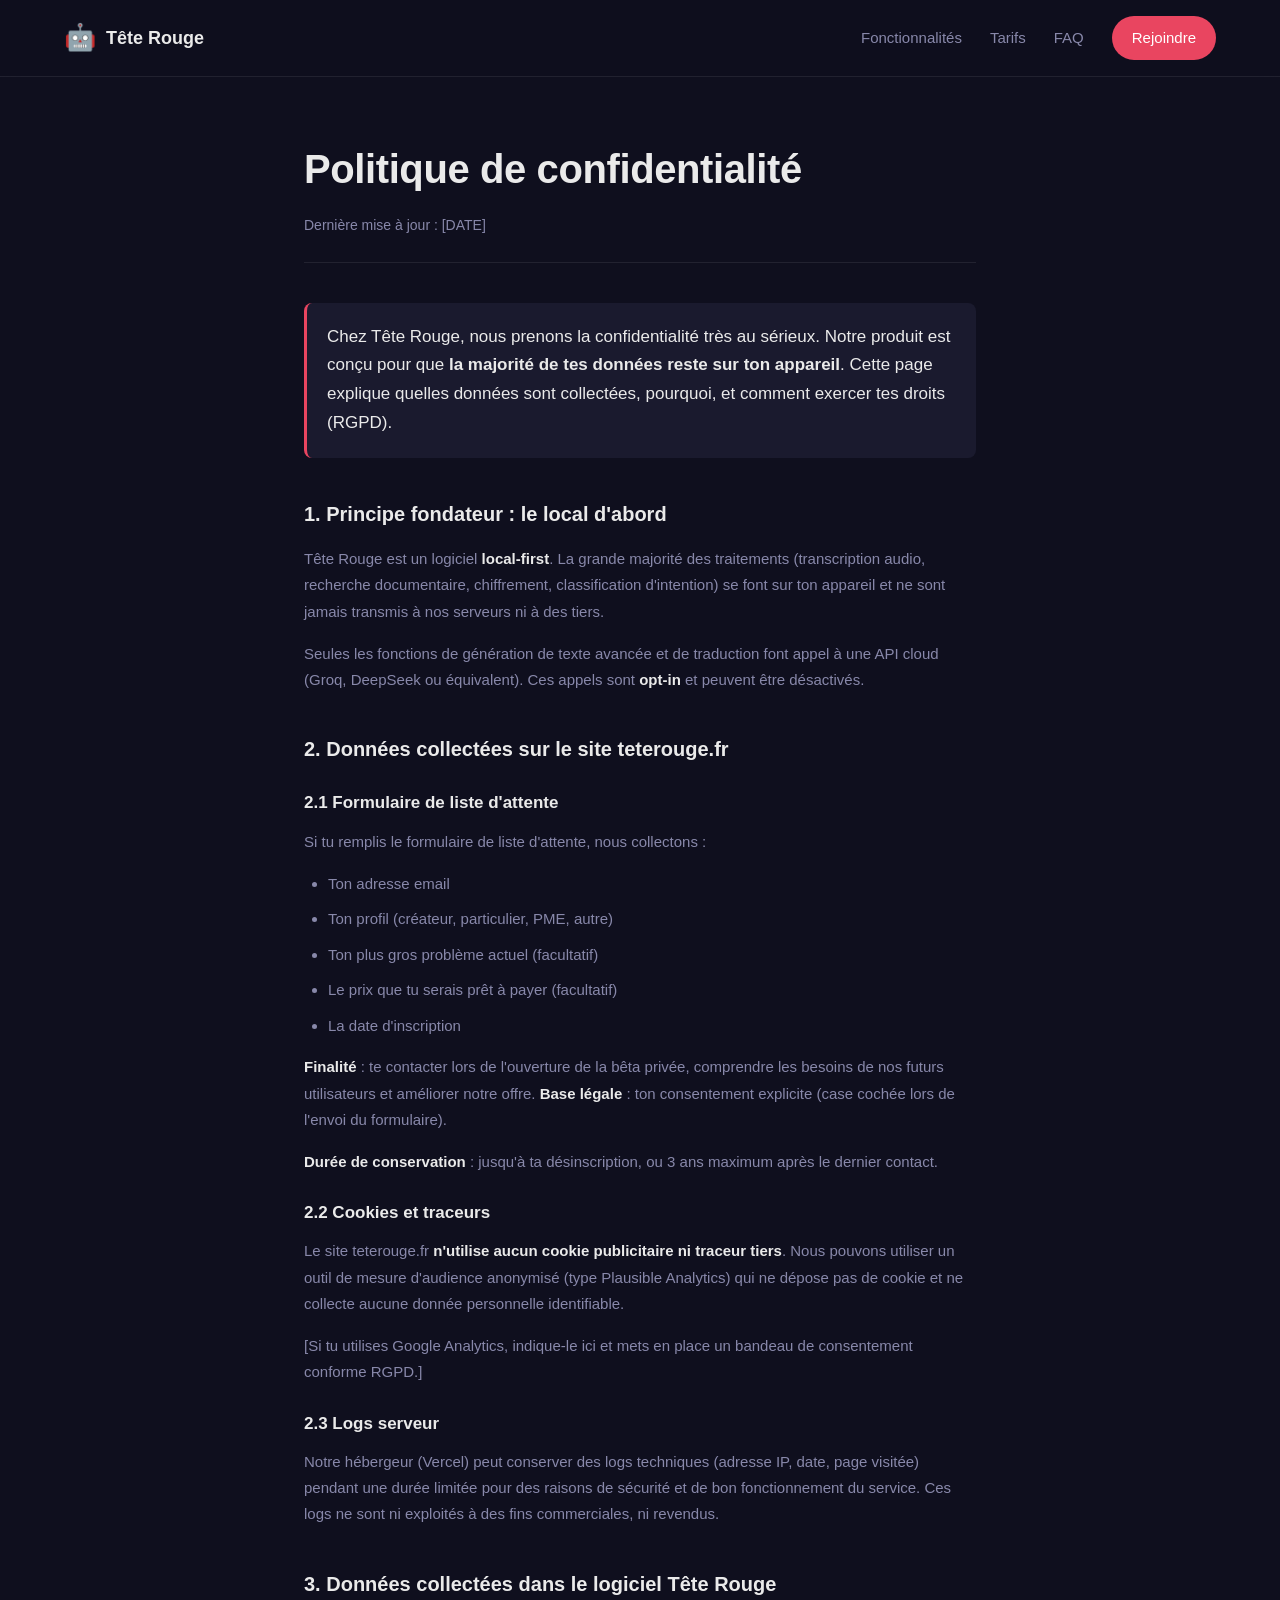
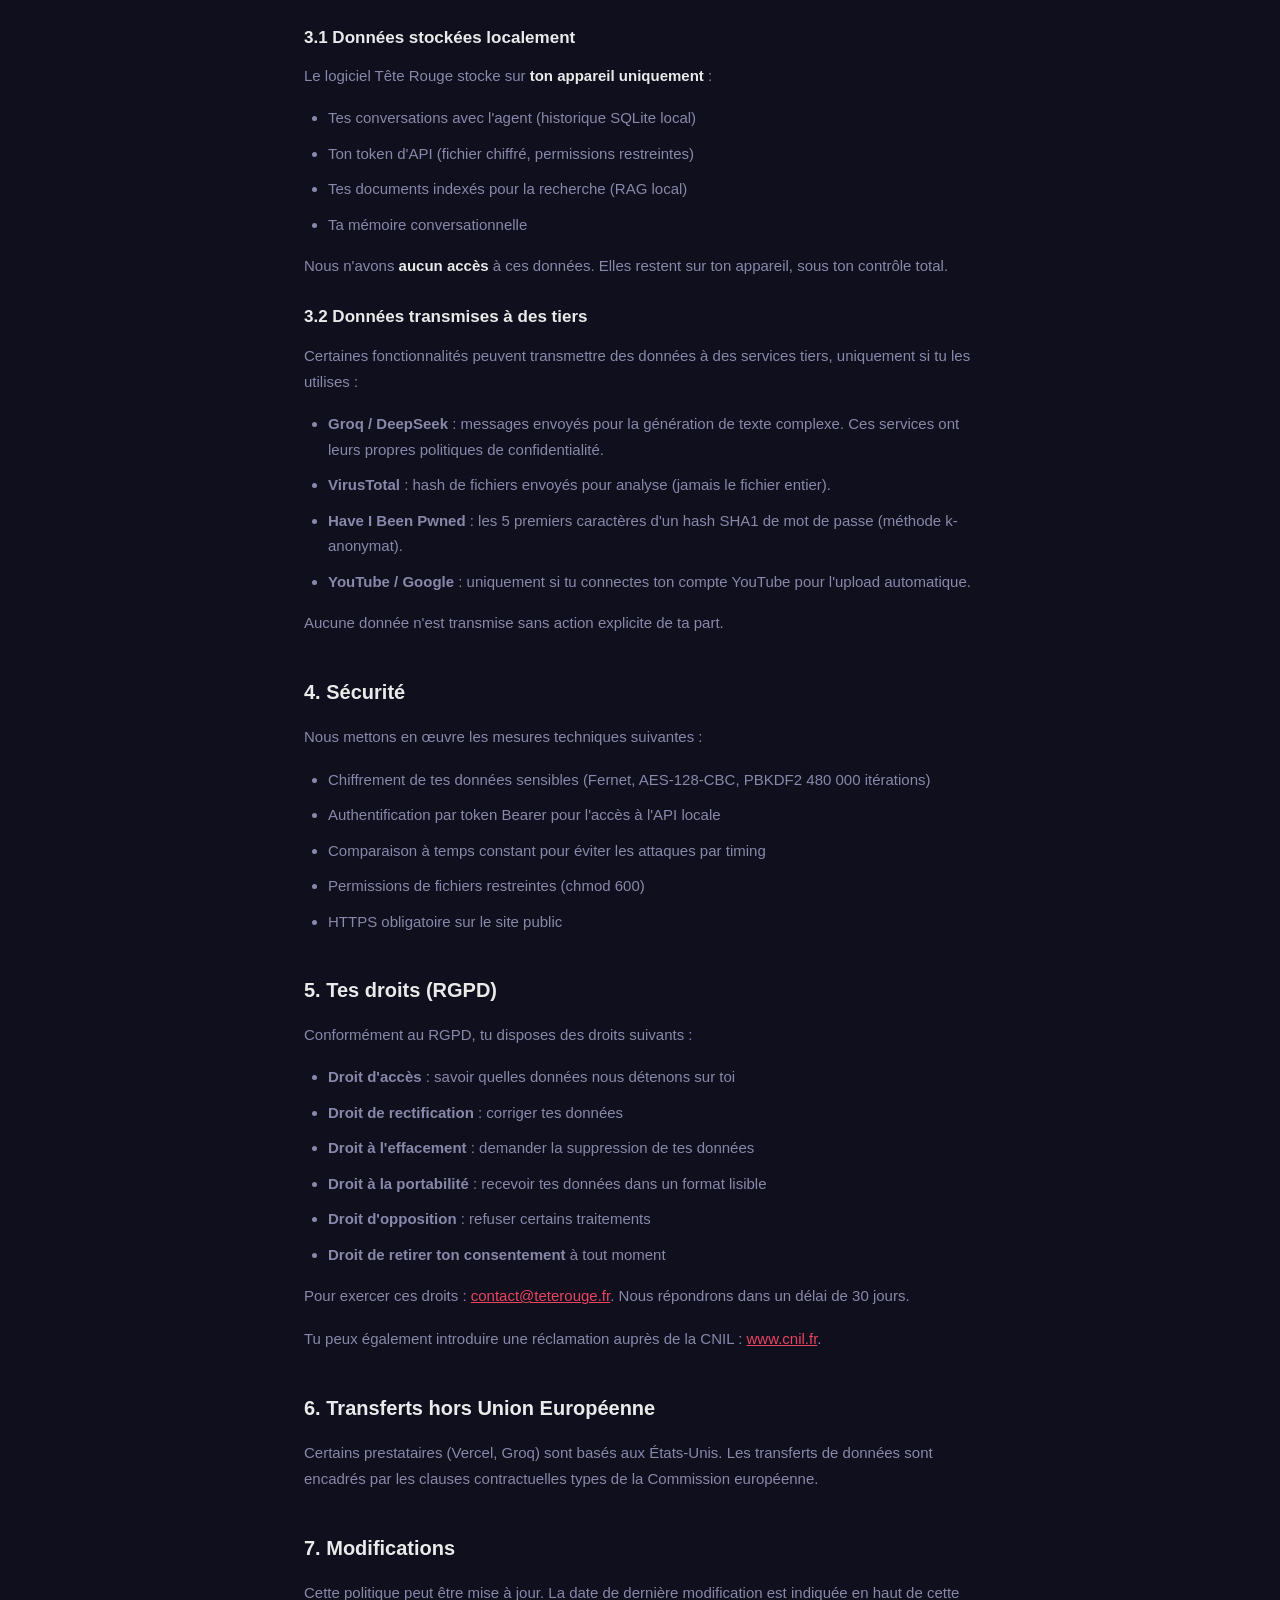
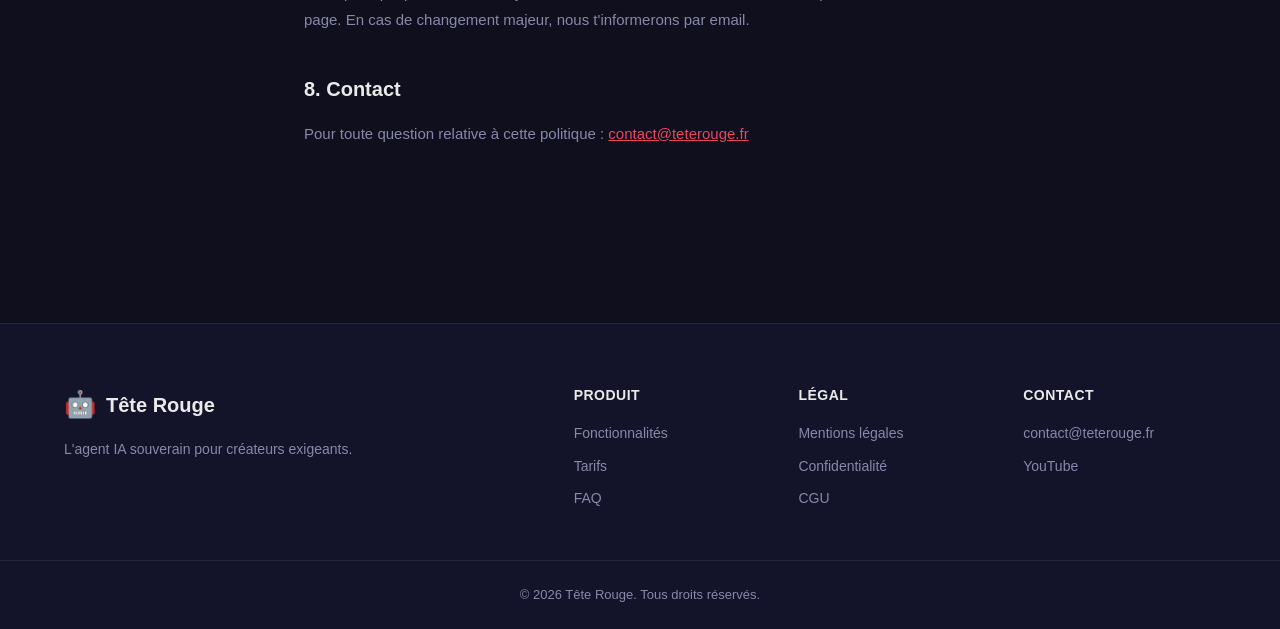
<file: confidentialite.html>
<!DOCTYPE html>
<html lang="fr">
<head>
<meta charset="UTF-8">
<meta name="viewport" content="width=device-width, initial-scale=1.0">
<title>Politique de confidentialité — Tête Rouge</title>
<meta name="description" content="Politique de confidentialité du site et du service Tête Rouge.">
<link rel="icon" href="data:image/svg+xml,<svg xmlns='http://www.w3.org/2000/svg' viewBox='0 0 100 100'><text y='.9em' font-size='90'>🤖</text></svg>">
<link rel="stylesheet" href="style.css">
</head>
<body>

<header class="site-header">
  <div class="container header-inner">
    <a href="/" class="brand">
      <span class="brand-icon">🤖</span>
      <span class="brand-name">Tête Rouge</span>
    </a>
    <nav class="nav">
      <a href="index.html#features">Fonctionnalités</a>
      <a href="index.html#pricing">Tarifs</a>
      <a href="index.html#faq">FAQ</a>
      <a href="index.html#waitlist" class="nav-cta">Rejoindre</a>
    </nav>
  </div>
</header>

<main class="legal-page">
  <div class="container container-narrow">
    <h1>Politique de confidentialité</h1>
    <p class="legal-date">Dernière mise à jour : [DATE]</p>

    <p class="legal-intro">
      Chez Tête Rouge, nous prenons la confidentialité très au sérieux. Notre produit
      est conçu pour que <strong>la majorité de tes données reste sur ton appareil</strong>.
      Cette page explique quelles données sont collectées, pourquoi, et comment exercer
      tes droits (RGPD).
    </p>

    <h2>1. Principe fondateur : le local d'abord</h2>
    <p>
      Tête Rouge est un logiciel <strong>local-first</strong>. La grande majorité des
      traitements (transcription audio, recherche documentaire, chiffrement,
      classification d'intention) se font sur ton appareil et ne sont jamais transmis
      à nos serveurs ni à des tiers.
    </p>
    <p>
      Seules les fonctions de génération de texte avancée et de traduction font appel
      à une API cloud (Groq, DeepSeek ou équivalent). Ces appels sont <strong>opt-in</strong>
      et peuvent être désactivés.
    </p>

    <h2>2. Données collectées sur le site teterouge.fr</h2>
    <h3>2.1 Formulaire de liste d'attente</h3>
    <p>
      Si tu remplis le formulaire de liste d'attente, nous collectons :
    </p>
    <ul>
      <li>Ton adresse email</li>
      <li>Ton profil (créateur, particulier, PME, autre)</li>
      <li>Ton plus gros problème actuel (facultatif)</li>
      <li>Le prix que tu serais prêt à payer (facultatif)</li>
      <li>La date d'inscription</li>
    </ul>
    <p>
      <strong>Finalité</strong> : te contacter lors de l'ouverture de la bêta privée,
      comprendre les besoins de nos futurs utilisateurs et améliorer notre offre.
      <strong>Base légale</strong> : ton consentement explicite (case cochée lors
      de l'envoi du formulaire).
    </p>
    <p>
      <strong>Durée de conservation</strong> : jusqu'à ta désinscription, ou 3 ans
      maximum après le dernier contact.
    </p>

    <h3>2.2 Cookies et traceurs</h3>
    <p>
      Le site teterouge.fr <strong>n'utilise aucun cookie publicitaire ni traceur tiers</strong>.
      Nous pouvons utiliser un outil de mesure d'audience anonymisé (type Plausible
      Analytics) qui ne dépose pas de cookie et ne collecte aucune donnée personnelle
      identifiable.
    </p>
    <p>
      [Si tu utilises Google Analytics, indique-le ici et mets en place un bandeau
      de consentement conforme RGPD.]
    </p>

    <h3>2.3 Logs serveur</h3>
    <p>
      Notre hébergeur (Vercel) peut conserver des logs techniques (adresse IP, date,
      page visitée) pendant une durée limitée pour des raisons de sécurité et de
      bon fonctionnement du service. Ces logs ne sont ni exploités à des fins
      commerciales, ni revendus.
    </p>

    <h2>3. Données collectées dans le logiciel Tête Rouge</h2>
    <h3>3.1 Données stockées localement</h3>
    <p>
      Le logiciel Tête Rouge stocke sur <strong>ton appareil uniquement</strong> :
    </p>
    <ul>
      <li>Tes conversations avec l'agent (historique SQLite local)</li>
      <li>Ton token d'API (fichier chiffré, permissions restreintes)</li>
      <li>Tes documents indexés pour la recherche (RAG local)</li>
      <li>Ta mémoire conversationnelle</li>
    </ul>
    <p>
      Nous n'avons <strong>aucun accès</strong> à ces données. Elles restent sur ton
      appareil, sous ton contrôle total.
    </p>

    <h3>3.2 Données transmises à des tiers</h3>
    <p>
      Certaines fonctionnalités peuvent transmettre des données à des services tiers,
      uniquement si tu les utilises :
    </p>
    <ul>
      <li>
        <strong>Groq / DeepSeek</strong> : messages envoyés pour la génération de texte
        complexe. Ces services ont leurs propres politiques de confidentialité.
      </li>
      <li>
        <strong>VirusTotal</strong> : hash de fichiers envoyés pour analyse (jamais le
        fichier entier).
      </li>
      <li>
        <strong>Have I Been Pwned</strong> : les 5 premiers caractères d'un hash SHA1
        de mot de passe (méthode k-anonymat).
      </li>
      <li>
        <strong>YouTube / Google</strong> : uniquement si tu connectes ton compte YouTube
        pour l'upload automatique.
      </li>
    </ul>
    <p>
      Aucune donnée n'est transmise sans action explicite de ta part.
    </p>

    <h2>4. Sécurité</h2>
    <p>
      Nous mettons en œuvre les mesures techniques suivantes :
    </p>
    <ul>
      <li>Chiffrement de tes données sensibles (Fernet, AES-128-CBC, PBKDF2 480 000 itérations)</li>
      <li>Authentification par token Bearer pour l'accès à l'API locale</li>
      <li>Comparaison à temps constant pour éviter les attaques par timing</li>
      <li>Permissions de fichiers restreintes (chmod 600)</li>
      <li>HTTPS obligatoire sur le site public</li>
    </ul>

    <h2>5. Tes droits (RGPD)</h2>
    <p>
      Conformément au RGPD, tu disposes des droits suivants :
    </p>
    <ul>
      <li><strong>Droit d'accès</strong> : savoir quelles données nous détenons sur toi</li>
      <li><strong>Droit de rectification</strong> : corriger tes données</li>
      <li><strong>Droit à l'effacement</strong> : demander la suppression de tes données</li>
      <li><strong>Droit à la portabilité</strong> : recevoir tes données dans un format lisible</li>
      <li><strong>Droit d'opposition</strong> : refuser certains traitements</li>
      <li><strong>Droit de retirer ton consentement</strong> à tout moment</li>
    </ul>
    <p>
      Pour exercer ces droits : <a href="mailto:contact@teterouge.fr">contact@teterouge.fr</a>.
      Nous répondrons dans un délai de 30 jours.
    </p>
    <p>
      Tu peux également introduire une réclamation auprès de la CNIL :
      <a href="https://www.cnil.fr" target="_blank" rel="noopener">www.cnil.fr</a>.
    </p>

    <h2>6. Transferts hors Union Européenne</h2>
    <p>
      Certains prestataires (Vercel, Groq) sont basés aux États-Unis. Les transferts
      de données sont encadrés par les clauses contractuelles types de la Commission
      européenne.
    </p>

    <h2>7. Modifications</h2>
    <p>
      Cette politique peut être mise à jour. La date de dernière modification est
      indiquée en haut de cette page. En cas de changement majeur, nous t'informerons
      par email.
    </p>

    <h2>8. Contact</h2>
    <p>
      Pour toute question relative à cette politique : <a href="mailto:contact@teterouge.fr">contact@teterouge.fr</a>
    </p>
  </div>
</main>

<footer class="site-footer">
  <div class="container footer-inner">
    <div class="footer-brand">
      <div class="brand">
        <span class="brand-icon">🤖</span>
        <span class="brand-name">Tête Rouge</span>
      </div>
      <p class="footer-tagline">L'agent IA souverain pour créateurs exigeants.</p>
    </div>
    <div class="footer-links">
      <div class="footer-col">
        <h4>Produit</h4>
        <a href="index.html#features">Fonctionnalités</a>
        <a href="index.html#pricing">Tarifs</a>
        <a href="index.html#faq">FAQ</a>
      </div>
      <div class="footer-col">
        <h4>Légal</h4>
        <a href="mentions-legales.html">Mentions légales</a>
        <a href="confidentialite.html">Confidentialité</a>
        <a href="cgu.html">CGU</a>
      </div>
      <div class="footer-col">
        <h4>Contact</h4>
        <a href="mailto:contact@teterouge.fr">contact@teterouge.fr</a>
        <a href="https://youtube.com/@teterouge" target="_blank" rel="noopener">YouTube</a>
      </div>
    </div>
  </div>
  <div class="footer-bottom">
    <div class="container">© 2026 Tête Rouge. Tous droits réservés.</div>
  </div>
</footer>

</body>
</html>
</file>
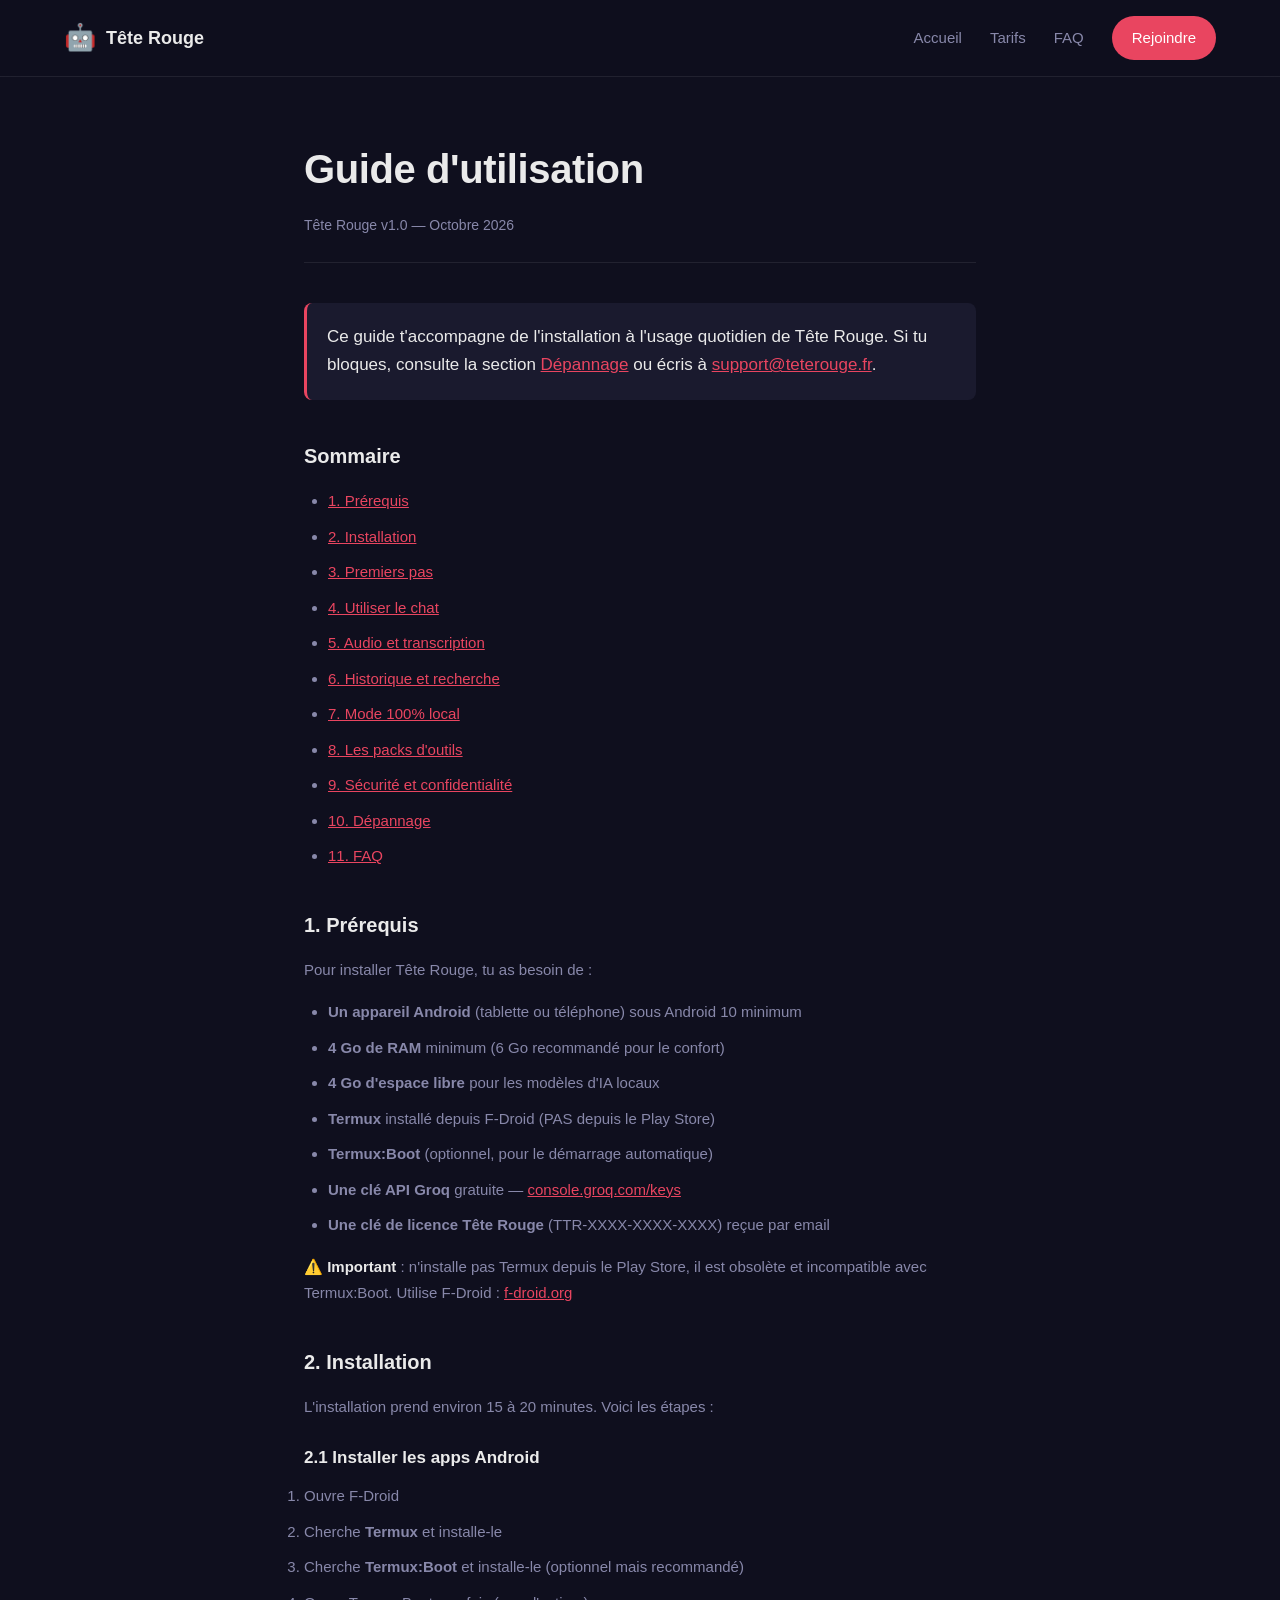
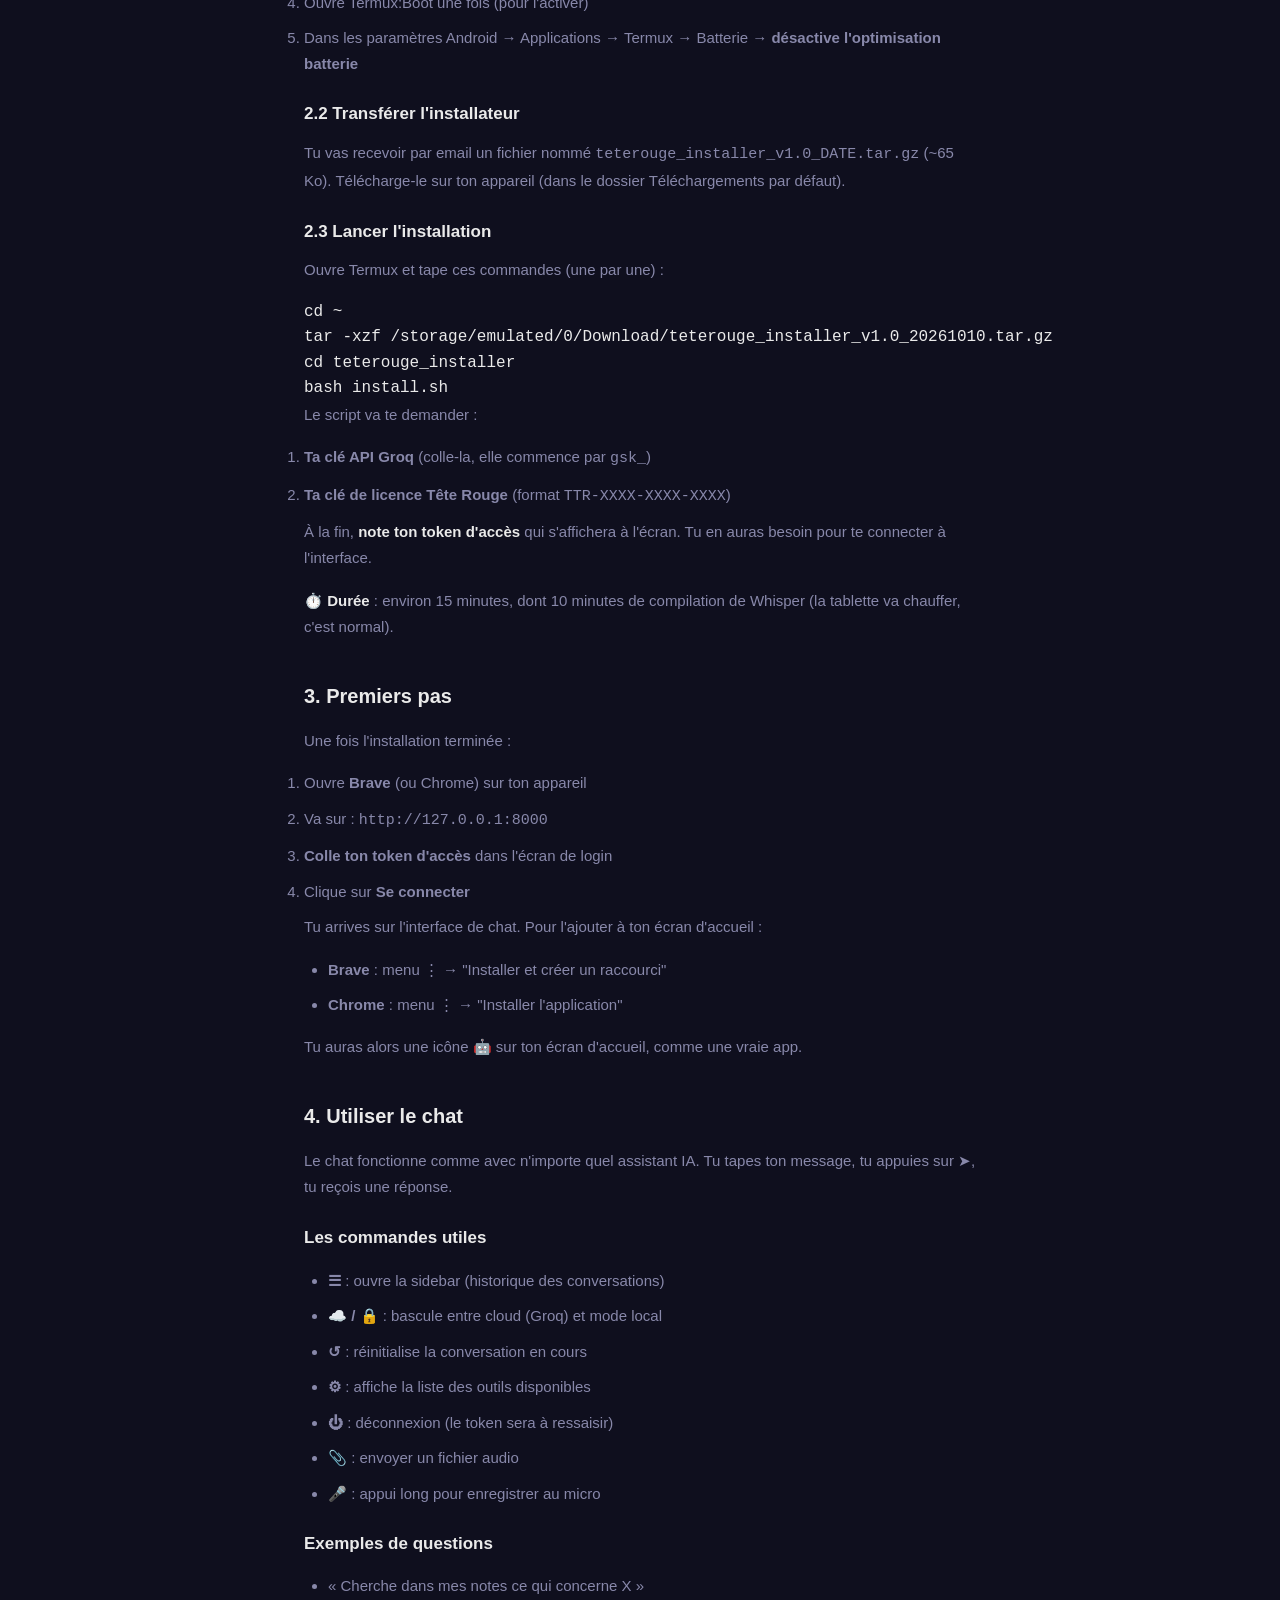
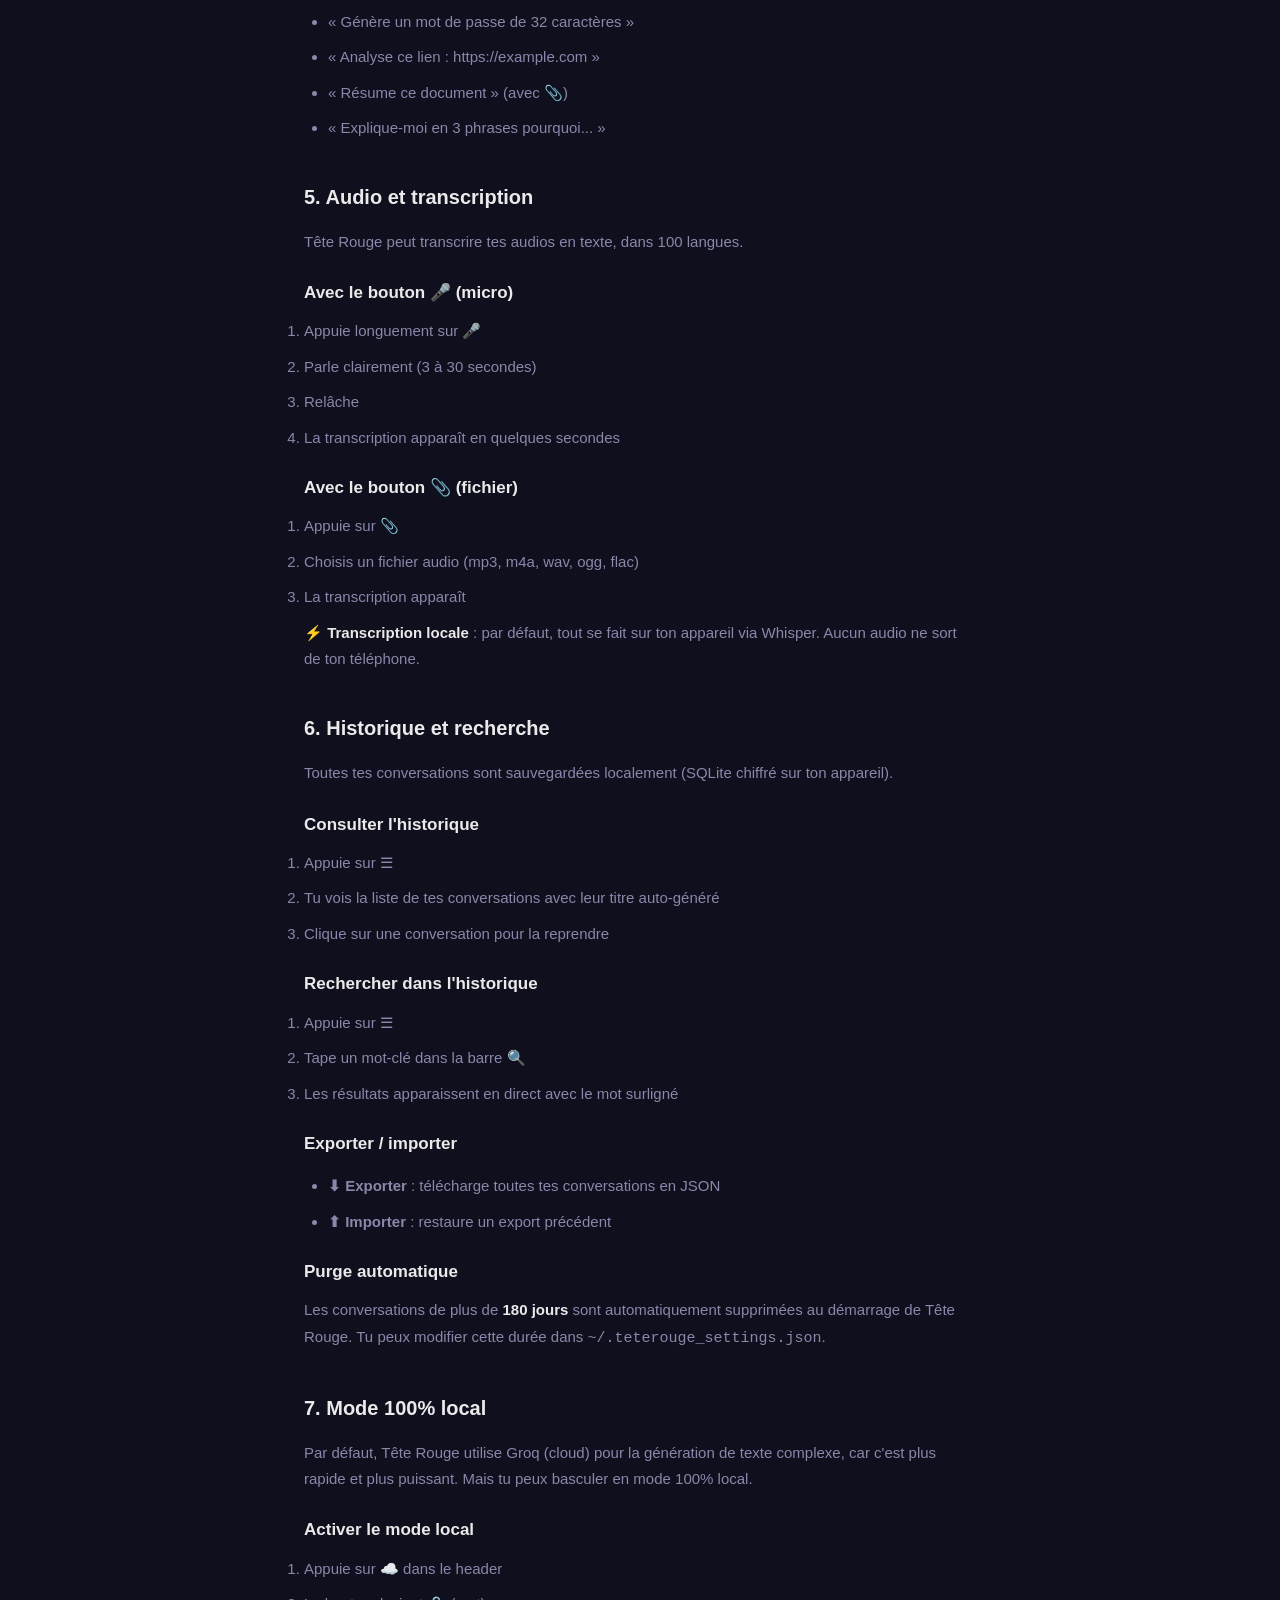
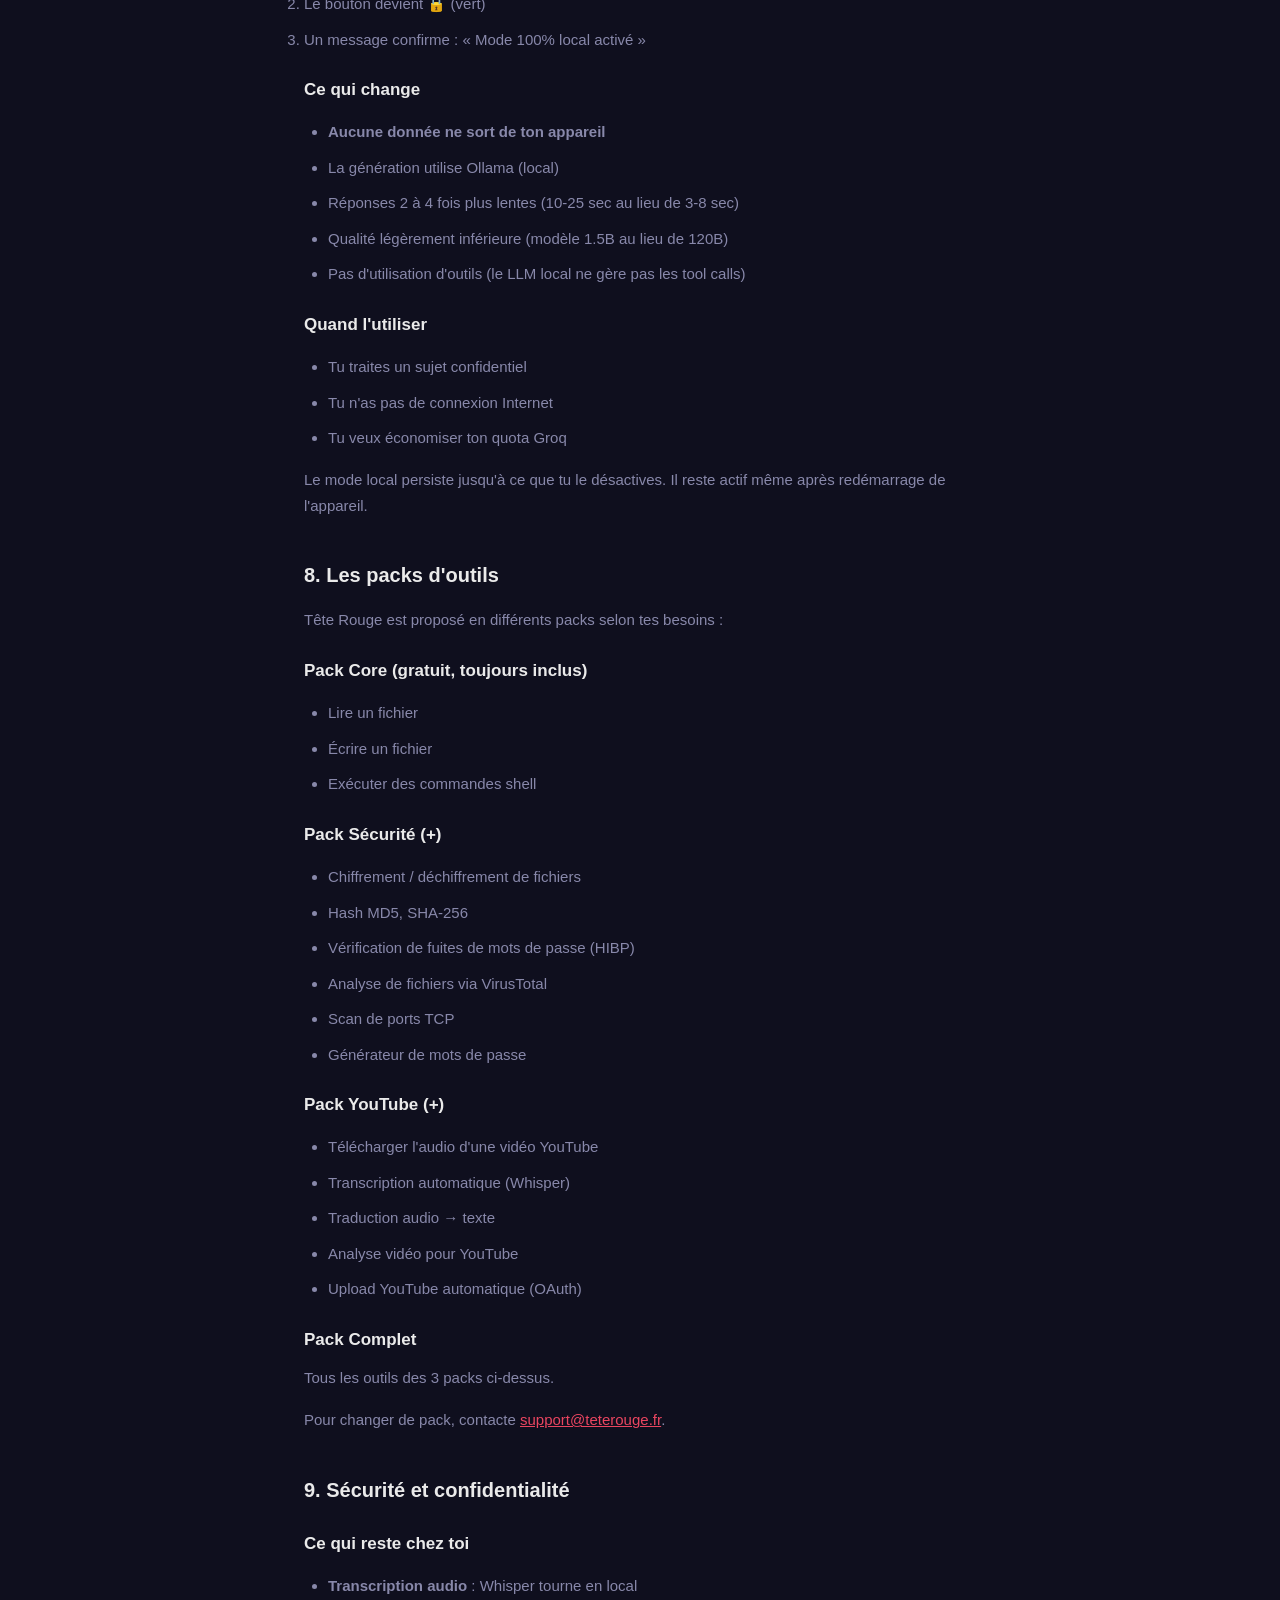
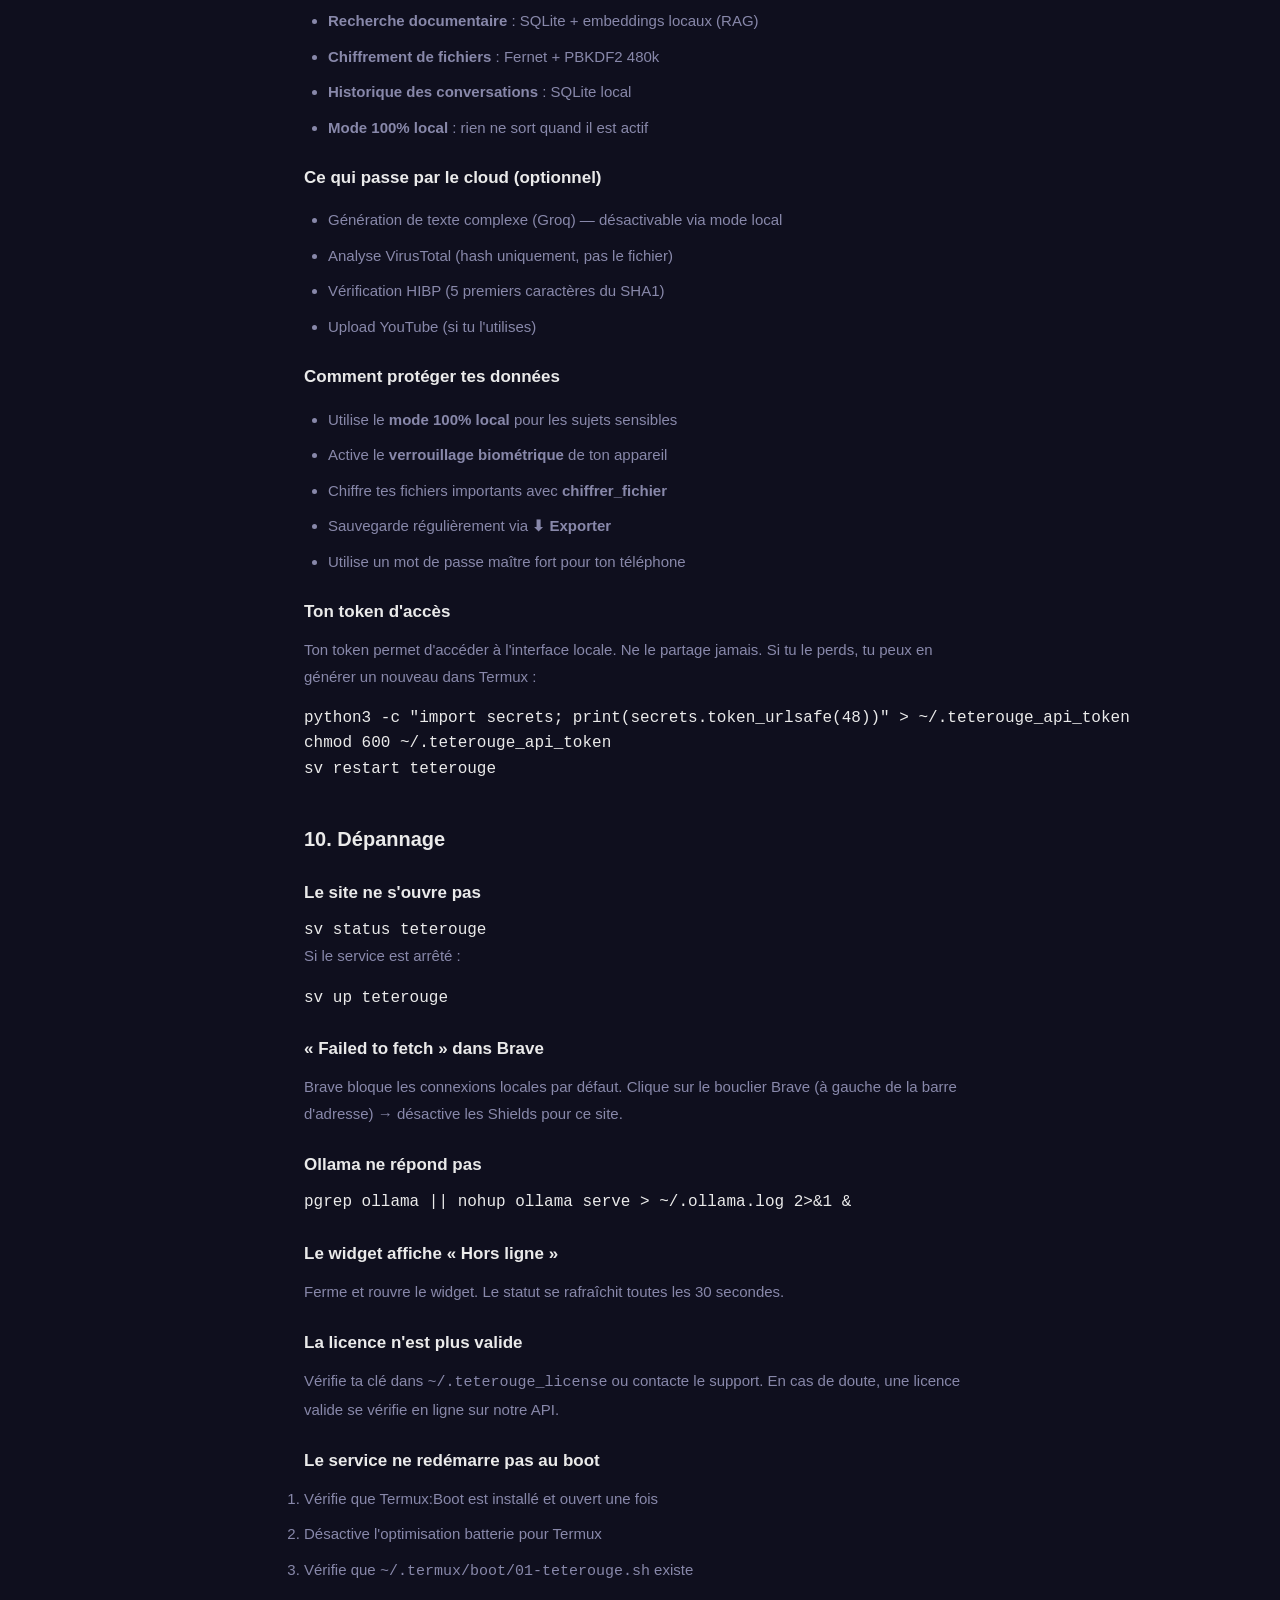
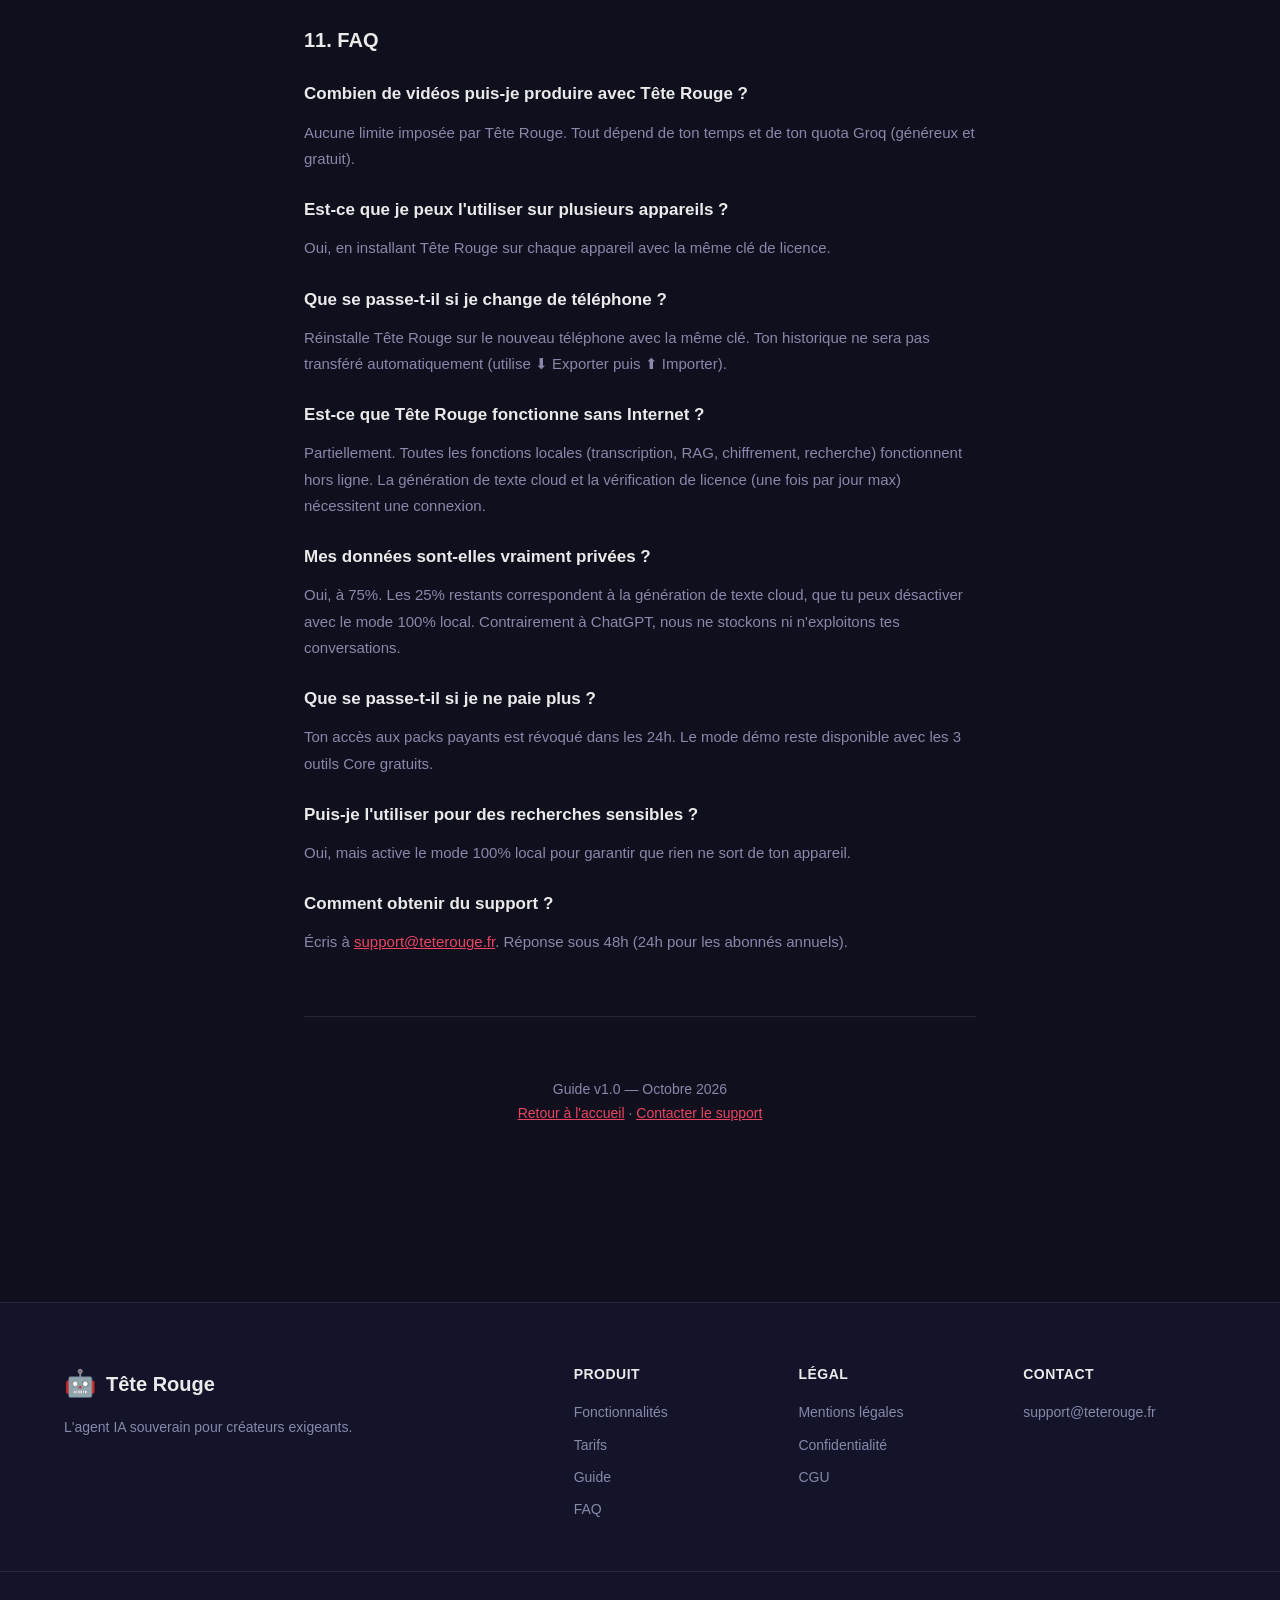
<file: guide.html>
<!DOCTYPE html>
<html lang="fr">
<head>
<meta charset="UTF-8">
<meta name="viewport" content="width=device-width, initial-scale=1.0">
<title>Guide d'utilisation — Tête Rouge</title>
<meta name="description" content="Guide d'installation et d'utilisation de Tête Rouge.">
<link rel="icon" href="data:image/svg+xml,<svg xmlns='http://www.w3.org/2000/svg' viewBox='0 0 100 100'><text y='.9em' font-size='90'>🤖</text></svg>">
<link rel="stylesheet" href="style.css">
</head>
<body>

<header class="site-header">
  <div class="container header-inner">
    <a href="/" class="brand">
      <span class="brand-icon">🤖</span>
      <span class="brand-name">Tête Rouge</span>
    </a>
    <nav class="nav">
      <a href="index.html">Accueil</a>
      <a href="index.html#pricing">Tarifs</a>
      <a href="index.html#faq">FAQ</a>
      <a href="index.html#waitlist" class="nav-cta">Rejoindre</a>
    </nav>
  </div>
</header>

<main class="legal-page">
  <div class="container container-narrow">
    <h1>Guide d'utilisation</h1>
    <p class="legal-date">Tête Rouge v1.0 — Octobre 2026</p>

    <p class="legal-intro">
      Ce guide t'accompagne de l'installation à l'usage quotidien de Tête Rouge.
      Si tu bloques, consulte la section <a href="#depannage">Dépannage</a>
      ou écris à <a href="mailto:support@teterouge.fr">support@teterouge.fr</a>.
    </p>

    <h2 id="sommaire">Sommaire</h2>
    <ul>
      <li><a href="#prerequis">1. Prérequis</a></li>
      <li><a href="#installation">2. Installation</a></li>
      <li><a href="#premiers-pas">3. Premiers pas</a></li>
      <li><a href="#chat">4. Utiliser le chat</a></li>
      <li><a href="#audio">5. Audio et transcription</a></li>
      <li><a href="#historique">6. Historique et recherche</a></li>
      <li><a href="#mode-local">7. Mode 100% local</a></li>
      <li><a href="#packs">8. Les packs d'outils</a></li>
      <li><a href="#securite">9. Sécurité et confidentialité</a></li>
      <li><a href="#depannage">10. Dépannage</a></li>
      <li><a href="#faq">11. FAQ</a></li>
    </ul>
    <h2 id="prerequis">1. Prérequis</h2>
    <p>Pour installer Tête Rouge, tu as besoin de :</p>
    <ul>
      <li><strong>Un appareil Android</strong> (tablette ou téléphone) sous Android 10 minimum</li>
      <li><strong>4 Go de RAM</strong> minimum (6 Go recommandé pour le confort)</li>
      <li><strong>4 Go d'espace libre</strong> pour les modèles d'IA locaux</li>
      <li><strong>Termux</strong> installé depuis F-Droid (PAS depuis le Play Store)</li>
      <li><strong>Termux:Boot</strong> (optionnel, pour le démarrage automatique)</li>
      <li><strong>Une clé API Groq</strong> gratuite — <a href="https://console.groq.com/keys" target="_blank">console.groq.com/keys</a></li>
      <li><strong>Une clé de licence Tête Rouge</strong> (TTR-XXXX-XXXX-XXXX) reçue par email</li>
    </ul>
    <p>
      ⚠️ <strong>Important</strong> : n'installe pas Termux depuis le Play Store, il est obsolète
      et incompatible avec Termux:Boot. Utilise F-Droid : <a href="https://f-droid.org" target="_blank">f-droid.org</a>
    </p>

    <h2 id="installation">2. Installation</h2>
    <p>L'installation prend environ 15 à 20 minutes. Voici les étapes :</p>

    <h3>2.1 Installer les apps Android</h3>
    <ol>
      <li>Ouvre F-Droid</li>
      <li>Cherche <strong>Termux</strong> et installe-le</li>
      <li>Cherche <strong>Termux:Boot</strong> et installe-le (optionnel mais recommandé)</li>
      <li>Ouvre Termux:Boot une fois (pour l'activer)</li>
      <li>Dans les paramètres Android → Applications → Termux → Batterie → <strong>désactive l'optimisation batterie</strong></li>
    </ol>

    <h3>2.2 Transférer l'installateur</h3>
    <p>
      Tu vas recevoir par email un fichier nommé
      <code>teterouge_installer_v1.0_DATE.tar.gz</code> (~65 Ko).
      Télécharge-le sur ton appareil (dans le dossier Téléchargements par défaut).
    </p>

    <h3>2.3 Lancer l'installation</h3>
    <p>Ouvre Termux et tape ces commandes (une par une) :</p>
    <pre><code>cd ~
tar -xzf /storage/emulated/0/Download/teterouge_installer_v1.0_20261010.tar.gz
cd teterouge_installer
bash install.sh</code></pre>
    <p>Le script va te demander :</p>
    <ol>
      <li><strong>Ta clé API Groq</strong> (colle-la, elle commence par <code>gsk_</code>)</li>
      <li><strong>Ta clé de licence Tête Rouge</strong> (format <code>TTR-XXXX-XXXX-XXXX</code>)</li>
    </ol>
    <p>
      À la fin, <strong>note ton token d'accès</strong> qui s'affichera à l'écran.
      Tu en auras besoin pour te connecter à l'interface.
    </p>
    <p>
      ⏱️ <strong>Durée</strong> : environ 15 minutes, dont 10 minutes de compilation de Whisper
      (la tablette va chauffer, c'est normal).
    </p>
    <h2 id="premiers-pas">3. Premiers pas</h2>
    <p>Une fois l'installation terminée :</p>
    <ol>
      <li>Ouvre <strong>Brave</strong> (ou Chrome) sur ton appareil</li>
      <li>Va sur : <code>http://127.0.0.1:8000</code></li>
      <li><strong>Colle ton token d'accès</strong> dans l'écran de login</li>
      <li>Clique sur <strong>Se connecter</strong></li>
    </ol>
    <p>Tu arrives sur l'interface de chat. Pour l'ajouter à ton écran d'accueil :</p>
    <ul>
      <li><strong>Brave</strong> : menu ⋮ → "Installer et créer un raccourci"</li>
      <li><strong>Chrome</strong> : menu ⋮ → "Installer l'application"</li>
    </ul>
    <p>Tu auras alors une icône 🤖 sur ton écran d'accueil, comme une vraie app.</p>

    <h2 id="chat">4. Utiliser le chat</h2>
    <p>Le chat fonctionne comme avec n'importe quel assistant IA. Tu tapes ton message, tu appuies sur ➤, tu reçois une réponse.</p>

    <h3>Les commandes utiles</h3>
    <ul>
      <li><strong>☰</strong> : ouvre la sidebar (historique des conversations)</li>
      <li><strong>☁️ / 🔒</strong> : bascule entre cloud (Groq) et mode local</li>
      <li><strong>↺</strong> : réinitialise la conversation en cours</li>
      <li><strong>⚙</strong> : affiche la liste des outils disponibles</li>
      <li><strong>⏻</strong> : déconnexion (le token sera à ressaisir)</li>
      <li><strong>📎</strong> : envoyer un fichier audio</li>
      <li><strong>🎤</strong> : appui long pour enregistrer au micro</li>
    </ul>

    <h3>Exemples de questions</h3>
    <ul>
      <li>« Cherche dans mes notes ce qui concerne X »</li>
      <li>« Génère un mot de passe de 32 caractères »</li>
      <li>« Analyse ce lien : https://example.com »</li>
      <li>« Résume ce document » (avec 📎)</li>
      <li>« Explique-moi en 3 phrases pourquoi... »</li>
    </ul>

    <h2 id="audio">5. Audio et transcription</h2>
    <p>Tête Rouge peut transcrire tes audios en texte, dans 100 langues.</p>

    <h3>Avec le bouton 🎤 (micro)</h3>
    <ol>
      <li>Appuie longuement sur 🎤</li>
      <li>Parle clairement (3 à 30 secondes)</li>
      <li>Relâche</li>
      <li>La transcription apparaît en quelques secondes</li>
    </ol>

    <h3>Avec le bouton 📎 (fichier)</h3>
    <ol>
      <li>Appuie sur 📎</li>
      <li>Choisis un fichier audio (mp3, m4a, wav, ogg, flac)</li>
      <li>La transcription apparaît</li>
    </ol>

    <p>
      ⚡ <strong>Transcription locale</strong> : par défaut, tout se fait sur ton appareil via Whisper.
      Aucun audio ne sort de ton téléphone.
    </p>

    <h2 id="historique">6. Historique et recherche</h2>
    <p>Toutes tes conversations sont sauvegardées localement (SQLite chiffré sur ton appareil).</p>

    <h3>Consulter l'historique</h3>
    <ol>
      <li>Appuie sur ☰</li>
      <li>Tu vois la liste de tes conversations avec leur titre auto-généré</li>
      <li>Clique sur une conversation pour la reprendre</li>
    </ol>

    <h3>Rechercher dans l'historique</h3>
    <ol>
      <li>Appuie sur ☰</li>
      <li>Tape un mot-clé dans la barre 🔍</li>
      <li>Les résultats apparaissent en direct avec le mot surligné</li>
    </ol>

    <h3>Exporter / importer</h3>
    <ul>
      <li><strong>⬇ Exporter</strong> : télécharge toutes tes conversations en JSON</li>
      <li><strong>⬆ Importer</strong> : restaure un export précédent</li>
    </ul>

    <h3>Purge automatique</h3>
    <p>
      Les conversations de plus de <strong>180 jours</strong> sont automatiquement supprimées
      au démarrage de Tête Rouge. Tu peux modifier cette durée dans <code>~/.teterouge_settings.json</code>.
    </p>

    <h2 id="mode-local">7. Mode 100% local</h2>
    <p>
      Par défaut, Tête Rouge utilise Groq (cloud) pour la génération de texte complexe,
      car c'est plus rapide et plus puissant. Mais tu peux basculer en mode 100% local.
    </p>

    <h3>Activer le mode local</h3>
    <ol>
      <li>Appuie sur ☁️ dans le header</li>
      <li>Le bouton devient 🔒 (vert)</li>
      <li>Un message confirme : « Mode 100% local activé »</li>
    </ol>

    <h3>Ce qui change</h3>
    <ul>
      <li><strong>Aucune donnée ne sort de ton appareil</strong></li>
      <li>La génération utilise Ollama (local)</li>
      <li>Réponses 2 à 4 fois plus lentes (10-25 sec au lieu de 3-8 sec)</li>
      <li>Qualité légèrement inférieure (modèle 1.5B au lieu de 120B)</li>
      <li>Pas d'utilisation d'outils (le LLM local ne gère pas les tool calls)</li>
    </ul>

    <h3>Quand l'utiliser</h3>
    <ul>
      <li>Tu traites un sujet confidentiel</li>
      <li>Tu n'as pas de connexion Internet</li>
      <li>Tu veux économiser ton quota Groq</li>
    </ul>

    <p>
      Le mode local persiste jusqu'à ce que tu le désactives. Il reste actif même après
      redémarrage de l'appareil.
    </p>
    <h2 id="packs">8. Les packs d'outils</h2>
    <p>Tête Rouge est proposé en différents packs selon tes besoins :</p>

    <h3>Pack Core (gratuit, toujours inclus)</h3>
    <ul>
      <li>Lire un fichier</li>
      <li>Écrire un fichier</li>
      <li>Exécuter des commandes shell</li>
    </ul>

    <h3>Pack Sécurité (+)</h3>
    <ul>
      <li>Chiffrement / déchiffrement de fichiers</li>
      <li>Hash MD5, SHA-256</li>
      <li>Vérification de fuites de mots de passe (HIBP)</li>
      <li>Analyse de fichiers via VirusTotal</li>
      <li>Scan de ports TCP</li>
      <li>Générateur de mots de passe</li>
    </ul>

    <h3>Pack YouTube (+)</h3>
    <ul>
      <li>Télécharger l'audio d'une vidéo YouTube</li>
      <li>Transcription automatique (Whisper)</li>
      <li>Traduction audio → texte</li>
      <li>Analyse vidéo pour YouTube</li>
      <li>Upload YouTube automatique (OAuth)</li>
    </ul>

    <h3>Pack Complet</h3>
    <p>Tous les outils des 3 packs ci-dessus.</p>

    <p>
      Pour changer de pack, contacte <a href="mailto:support@teterouge.fr">support@teterouge.fr</a>.
    </p>

    <h2 id="securite">9. Sécurité et confidentialité</h2>

    <h3>Ce qui reste chez toi</h3>
    <ul>
      <li><strong>Transcription audio</strong> : Whisper tourne en local</li>
      <li><strong>Recherche documentaire</strong> : SQLite + embeddings locaux (RAG)</li>
      <li><strong>Chiffrement de fichiers</strong> : Fernet + PBKDF2 480k</li>
      <li><strong>Historique des conversations</strong> : SQLite local</li>
      <li><strong>Mode 100% local</strong> : rien ne sort quand il est actif</li>
    </ul>

    <h3>Ce qui passe par le cloud (optionnel)</h3>
    <ul>
      <li>Génération de texte complexe (Groq) — désactivable via mode local</li>
      <li>Analyse VirusTotal (hash uniquement, pas le fichier)</li>
      <li>Vérification HIBP (5 premiers caractères du SHA1)</li>
      <li>Upload YouTube (si tu l'utilises)</li>
    </ul>

    <h3>Comment protéger tes données</h3>
    <ul>
      <li>Utilise le <strong>mode 100% local</strong> pour les sujets sensibles</li>
      <li>Active le <strong>verrouillage biométrique</strong> de ton appareil</li>
      <li>Chiffre tes fichiers importants avec <strong>chiffrer_fichier</strong></li>
      <li>Sauvegarde régulièrement via <strong>⬇ Exporter</strong></li>
      <li>Utilise un mot de passe maître fort pour ton téléphone</li>
    </ul>

    <h3>Ton token d'accès</h3>
    <p>
      Ton token permet d'accéder à l'interface locale. Ne le partage jamais.
      Si tu le perds, tu peux en générer un nouveau dans Termux :
    </p>
    <pre><code>python3 -c "import secrets; print(secrets.token_urlsafe(48))" &gt; ~/.teterouge_api_token
chmod 600 ~/.teterouge_api_token
sv restart teterouge</code></pre>

    <h2 id="depannage">10. Dépannage</h2>

    <h3>Le site ne s'ouvre pas</h3>
    <pre><code>sv status teterouge</code></pre>
    <p>Si le service est arrêté :</p>
    <pre><code>sv up teterouge</code></pre>

    <h3>« Failed to fetch » dans Brave</h3>
    <p>
      Brave bloque les connexions locales par défaut. Clique sur le bouclier Brave
      (à gauche de la barre d'adresse) → désactive les Shields pour ce site.
    </p>

    <h3>Ollama ne répond pas</h3>
    <pre><code>pgrep ollama || nohup ollama serve &gt; ~/.ollama.log 2&gt;&amp;1 &amp;</code></pre>

    <h3>Le widget affiche « Hors ligne »</h3>
    <p>Ferme et rouvre le widget. Le statut se rafraîchit toutes les 30 secondes.</p>

    <h3>La licence n'est plus valide</h3>
    <p>
      Vérifie ta clé dans <code>~/.teterouge_license</code> ou contacte le support.
      En cas de doute, une licence valide se vérifie en ligne sur notre API.
    </p>

    <h3>Le service ne redémarre pas au boot</h3>
    <ol>
      <li>Vérifie que Termux:Boot est installé et ouvert une fois</li>
      <li>Désactive l'optimisation batterie pour Termux</li>
      <li>Vérifie que <code>~/.termux/boot/01-teterouge.sh</code> existe</li>
    </ol>

    <h2 id="faq">11. FAQ</h2>

    <h3>Combien de vidéos puis-je produire avec Tête Rouge ?</h3>
    <p>Aucune limite imposée par Tête Rouge. Tout dépend de ton temps et de ton quota Groq (généreux et gratuit).</p>

    <h3>Est-ce que je peux l'utiliser sur plusieurs appareils ?</h3>
    <p>Oui, en installant Tête Rouge sur chaque appareil avec la même clé de licence.</p>

    <h3>Que se passe-t-il si je change de téléphone ?</h3>
    <p>Réinstalle Tête Rouge sur le nouveau téléphone avec la même clé. Ton historique ne sera pas transféré automatiquement (utilise ⬇ Exporter puis ⬆ Importer).</p>

    <h3>Est-ce que Tête Rouge fonctionne sans Internet ?</h3>
    <p>
      Partiellement. Toutes les fonctions locales (transcription, RAG, chiffrement, recherche)
      fonctionnent hors ligne. La génération de texte cloud et la vérification de licence
      (une fois par jour max) nécessitent une connexion.
    </p>

    <h3>Mes données sont-elles vraiment privées ?</h3>
    <p>
      Oui, à 75%. Les 25% restants correspondent à la génération de texte cloud,
      que tu peux désactiver avec le mode 100% local. Contrairement à ChatGPT,
      nous ne stockons ni n'exploitons tes conversations.
    </p>

    <h3>Que se passe-t-il si je ne paie plus ?</h3>
    <p>
      Ton accès aux packs payants est révoqué dans les 24h. Le mode démo reste disponible
      avec les 3 outils Core gratuits.
    </p>

    <h3>Puis-je l'utiliser pour des recherches sensibles ?</h3>
    <p>
      Oui, mais active le mode 100% local pour garantir que rien ne sort de ton appareil.
    </p>

    <h3>Comment obtenir du support ?</h3>
    <p>Écris à <a href="mailto:support@teterouge.fr">support@teterouge.fr</a>. Réponse sous 48h (24h pour les abonnés annuels).</p>

    <hr style="margin: 60px 0; border: none; border-top: 1px solid rgba(255,255,255,0.1);">

    <p style="text-align: center; color: #8888aa; font-size: 14px;">
      Guide v1.0 — Octobre 2026<br>
      <a href="index.html">Retour à l'accueil</a> ·
      <a href="mailto:support@teterouge.fr">Contacter le support</a>
    </p>
  </div>
</main>

<footer class="site-footer">
  <div class="container footer-inner">
    <div class="footer-brand">
      <div class="brand">
        <span class="brand-icon">🤖</span>
        <span class="brand-name">Tête Rouge</span>
      </div>
      <p class="footer-tagline">L'agent IA souverain pour créateurs exigeants.</p>
    </div>
    <div class="footer-links">
      <div class="footer-col">
        <h4>Produit</h4>
        <a href="index.html#features">Fonctionnalités</a>
        <a href="index.html#pricing">Tarifs</a>
        <a href="guide.html">Guide</a>
        <a href="index.html#faq">FAQ</a>
      </div>
      <div class="footer-col">
        <h4>Légal</h4>
        <a href="mentions-legales.html">Mentions légales</a>
        <a href="confidentialite.html">Confidentialité</a>
        <a href="cgu.html">CGU</a>
      </div>
      <div class="footer-col">
        <h4>Contact</h4>
        <a href="mailto:support@teterouge.fr">support@teterouge.fr</a>
      </div>
    </div>
  </div>
  <div class="footer-bottom">
    <div class="container">© 2026 Tête Rouge. Tous droits réservés.</div>
  </div>
</footer>

</body>
</html>
</file>
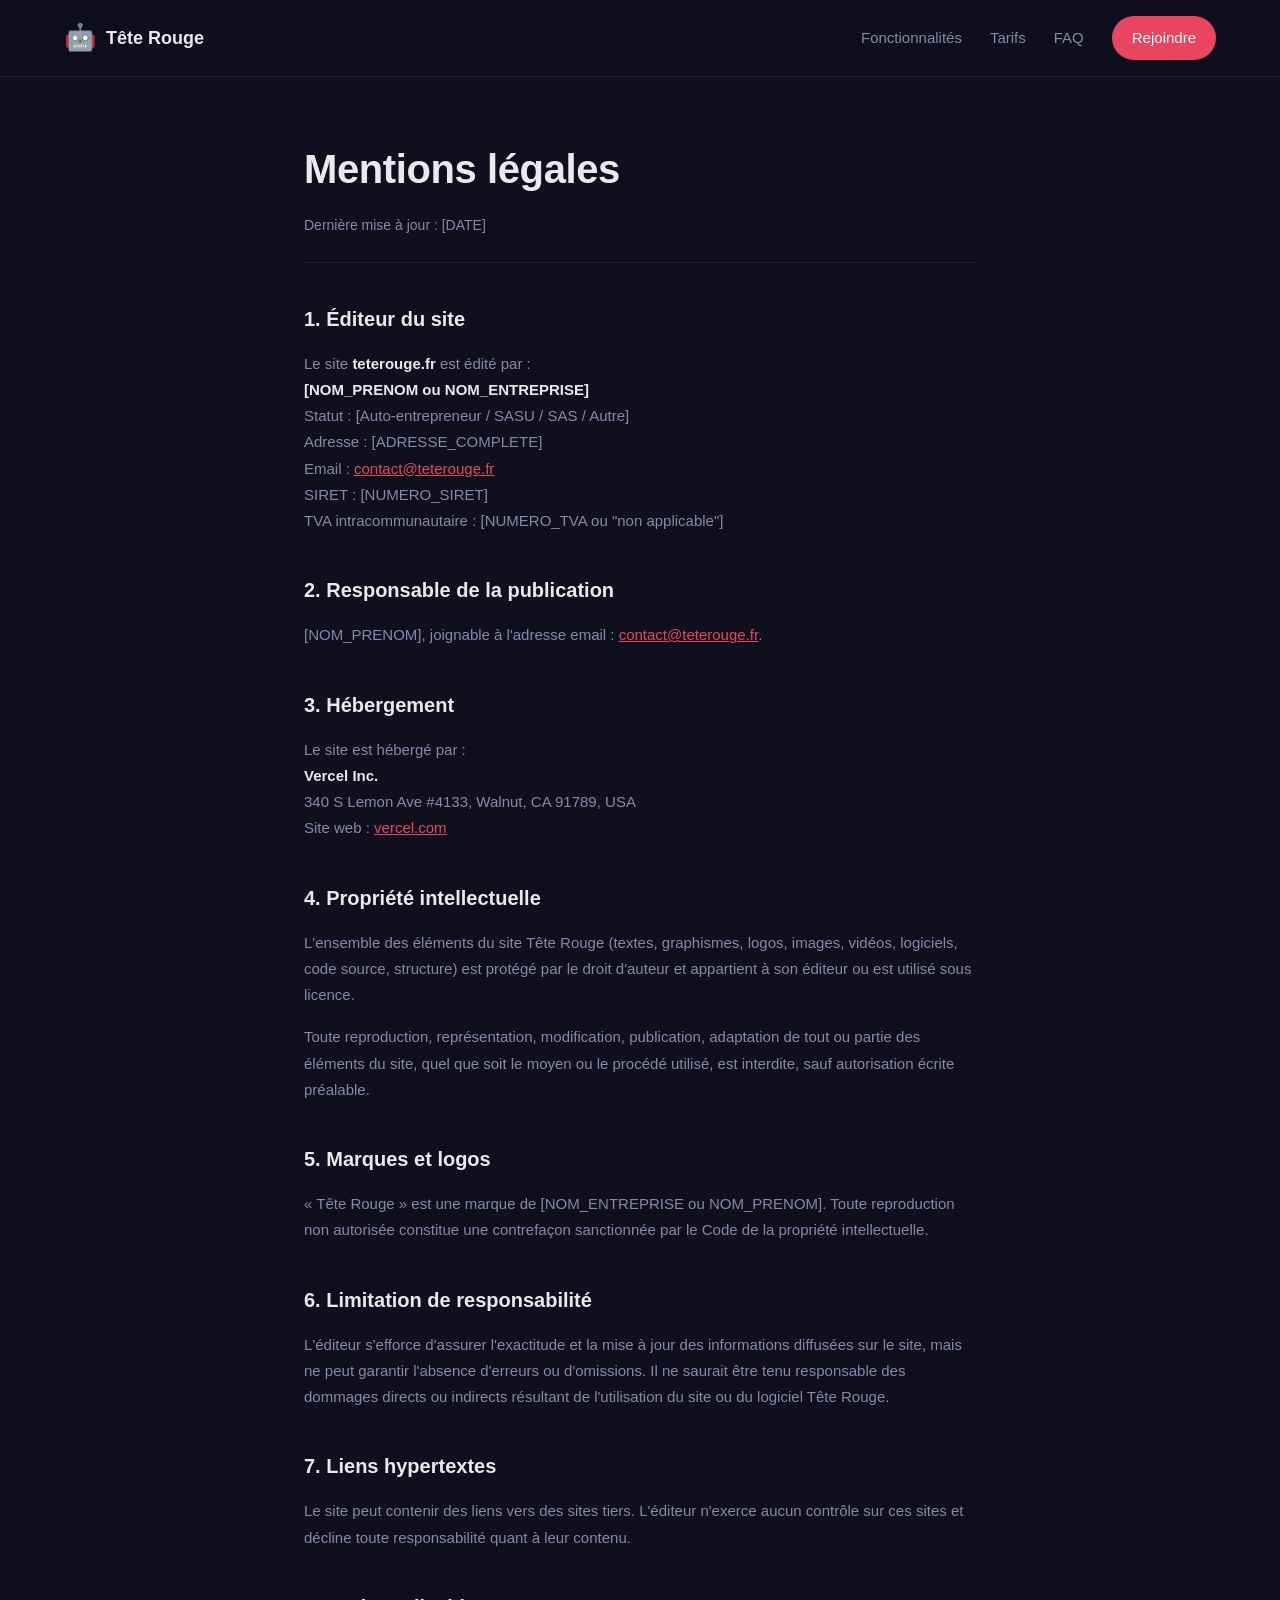
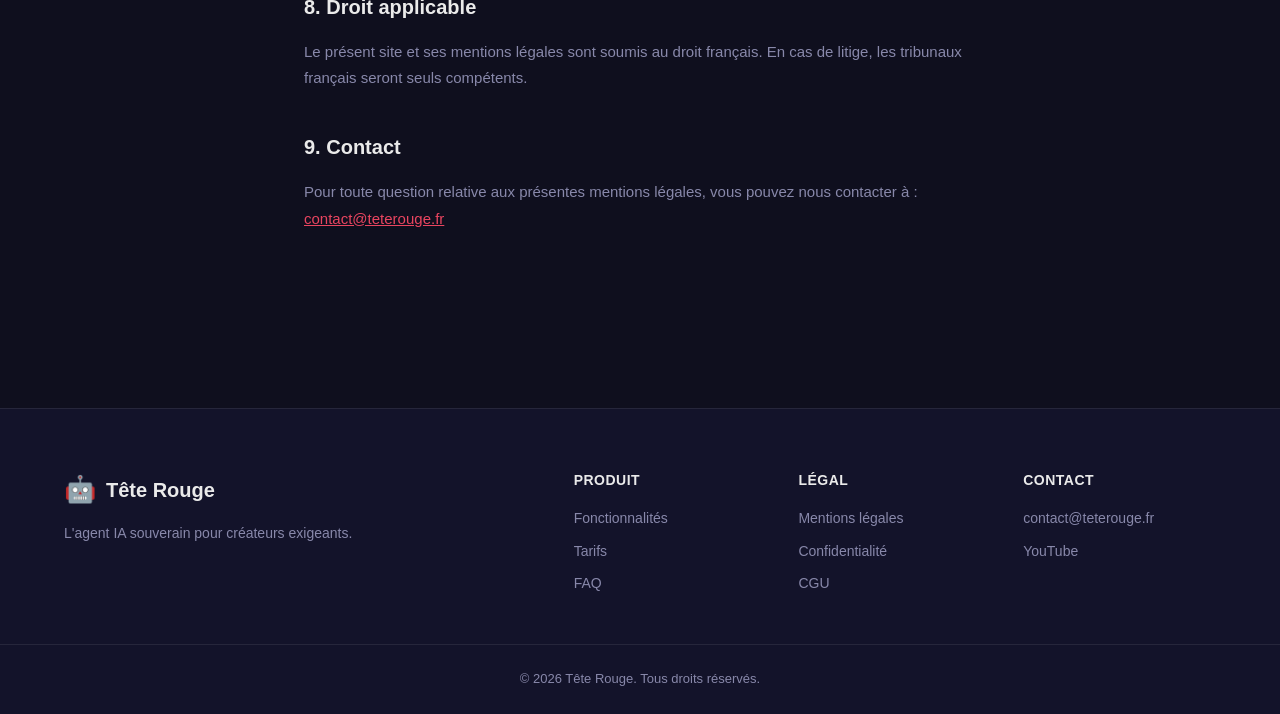
<file: mentions-legales.html>
<!DOCTYPE html>
<html lang="fr">
<head>
<meta charset="UTF-8">
<meta name="viewport" content="width=device-width, initial-scale=1.0">
<title>Mentions légales — Tête Rouge</title>
<meta name="description" content="Mentions légales du site et du service Tête Rouge.">
<link rel="icon" href="data:image/svg+xml,<svg xmlns='http://www.w3.org/2000/svg' viewBox='0 0 100 100'><text y='.9em' font-size='90'>🤖</text></svg>">
<link rel="stylesheet" href="style.css">
</head>
<body>

<header class="site-header">
  <div class="container header-inner">
    <a href="/" class="brand">
      <span class="brand-icon">🤖</span>
      <span class="brand-name">Tête Rouge</span>
    </a>
    <nav class="nav">
      <a href="index.html#features">Fonctionnalités</a>
      <a href="index.html#pricing">Tarifs</a>
      <a href="index.html#faq">FAQ</a>
      <a href="index.html#waitlist" class="nav-cta">Rejoindre</a>
    </nav>
  </div>
</header>

<main class="legal-page">
  <div class="container container-narrow">
    <h1>Mentions légales</h1>
    <p class="legal-date">Dernière mise à jour : [DATE]</p>

    <h2>1. Éditeur du site</h2>
    <p>
      Le site <strong>teterouge.fr</strong> est édité par :<br>
      <strong>[NOM_PRENOM ou NOM_ENTREPRISE]</strong><br>
      Statut : [Auto-entrepreneur / SASU / SAS / Autre]<br>
      Adresse : [ADRESSE_COMPLETE]<br>
      Email : <a href="mailto:contact@teterouge.fr">contact@teterouge.fr</a><br>
      SIRET : [NUMERO_SIRET]<br>
      TVA intracommunautaire : [NUMERO_TVA ou "non applicable"]
    </p>

    <h2>2. Responsable de la publication</h2>
    <p>
      [NOM_PRENOM], joignable à l'adresse email : <a href="mailto:contact@teterouge.fr">contact@teterouge.fr</a>.
    </p>

    <h2>3. Hébergement</h2>
    <p>
      Le site est hébergé par :<br>
      <strong>Vercel Inc.</strong><br>
      340 S Lemon Ave #4133, Walnut, CA 91789, USA<br>
      Site web : <a href="https://vercel.com" target="_blank" rel="noopener">vercel.com</a>
    </p>

    <h2>4. Propriété intellectuelle</h2>
    <p>
      L'ensemble des éléments du site Tête Rouge (textes, graphismes, logos, images,
      vidéos, logiciels, code source, structure) est protégé par le droit d'auteur
      et appartient à son éditeur ou est utilisé sous licence.
    </p>
    <p>
      Toute reproduction, représentation, modification, publication, adaptation de
      tout ou partie des éléments du site, quel que soit le moyen ou le procédé utilisé,
      est interdite, sauf autorisation écrite préalable.
    </p>

    <h2>5. Marques et logos</h2>
    <p>
      « Tête Rouge » est une marque de [NOM_ENTREPRISE ou NOM_PRENOM]. Toute
      reproduction non autorisée constitue une contrefaçon sanctionnée par le Code
      de la propriété intellectuelle.
    </p>

    <h2>6. Limitation de responsabilité</h2>
    <p>
      L'éditeur s'efforce d'assurer l'exactitude et la mise à jour des informations
      diffusées sur le site, mais ne peut garantir l'absence d'erreurs ou d'omissions.
      Il ne saurait être tenu responsable des dommages directs ou indirects résultant
      de l'utilisation du site ou du logiciel Tête Rouge.
    </p>

    <h2>7. Liens hypertextes</h2>
    <p>
      Le site peut contenir des liens vers des sites tiers. L'éditeur n'exerce aucun
      contrôle sur ces sites et décline toute responsabilité quant à leur contenu.
    </p>

    <h2>8. Droit applicable</h2>
    <p>
      Le présent site et ses mentions légales sont soumis au droit français.
      En cas de litige, les tribunaux français seront seuls compétents.
    </p>

    <h2>9. Contact</h2>
    <p>
      Pour toute question relative aux présentes mentions légales, vous pouvez
      nous contacter à : <a href="mailto:contact@teterouge.fr">contact@teterouge.fr</a>
    </p>
  </div>
</main>

<footer class="site-footer">
  <div class="container footer-inner">
    <div class="footer-brand">
      <div class="brand">
        <span class="brand-icon">🤖</span>
        <span class="brand-name">Tête Rouge</span>
      </div>
      <p class="footer-tagline">L'agent IA souverain pour créateurs exigeants.</p>
    </div>
    <div class="footer-links">
      <div class="footer-col">
        <h4>Produit</h4>
        <a href="index.html#features">Fonctionnalités</a>
        <a href="index.html#pricing">Tarifs</a>
        <a href="index.html#faq">FAQ</a>
      </div>
      <div class="footer-col">
        <h4>Légal</h4>
        <a href="mentions-legales.html">Mentions légales</a>
        <a href="confidentialite.html">Confidentialité</a>
        <a href="cgu.html">CGU</a>
      </div>
      <div class="footer-col">
        <h4>Contact</h4>
        <a href="mailto:contact@teterouge.fr">contact@teterouge.fr</a>
        <a href="https://youtube.com/@teterouge" target="_blank" rel="noopener">YouTube</a>
      </div>
    </div>
  </div>
  <div class="footer-bottom">
    <div class="container">© 2026 Tête Rouge. Tous droits réservés.</div>
  </div>
</footer>

</body>
</html>
</file>
<file: style.css>
/* --- Reset & base --- */
*, *::before, *::after { margin: 0; padding: 0; box-sizing: border-box; }

:root {
  --bg: #0f0f1e;
  --bg-2: #13132a;
  --surface: #1a1a2e;
  --surface-2: #252547;
  --accent: #e94560;
  --accent-2: #ff6b81;
  --text: #eaeaea;
  --text-muted: #8888aa;
  --border: rgba(255,255,255,0.08);
  --success: #4ade80;
}

html { scroll-behavior: smooth; }

body {
  font-family: -apple-system, BlinkMacSystemFont, 'Segoe UI', Roboto, 'Helvetica Neue', sans-serif;
  background: var(--bg);
  color: var(--text);
  line-height: 1.6;
  font-size: 16px;
  -webkit-font-smoothing: antialiased;
}

a { color: var(--accent); text-decoration: none; transition: color 0.2s; }
a:hover { color: var(--accent-2); }
img { max-width: 100%; height: auto; display: block; }

/* --- Container --- */
.container {
  max-width: 1200px;
  margin: 0 auto;
  padding: 0 24px;
}
.container-narrow { max-width: 720px; }

/* --- Header --- */
.site-header {
  position: sticky;
  top: 0;
  background: rgba(15, 15, 30, 0.85);
  backdrop-filter: blur(12px);
  -webkit-backdrop-filter: blur(12px);
  border-bottom: 1px solid var(--border);
  z-index: 100;
  padding: 16px 0;
}
.header-inner {
  display: flex;
  justify-content: space-between;
  align-items: center;
}
.brand {
  display: flex;
  align-items: center;
  gap: 10px;
  color: var(--text);
  font-weight: 600;
  font-size: 18px;
}
.brand:hover { color: var(--text); }
.brand-icon { font-size: 26px; }
.nav {
  display: flex;
  gap: 28px;
  align-items: center;
}
.nav a {
  color: var(--text-muted);
  font-size: 15px;
  font-weight: 500;
}
.nav a:hover { color: var(--text); }
.nav-cta {
  background: var(--accent);
  color: white !important;
  padding: 10px 20px;
  border-radius: 24px;
  font-weight: 600;
  transition: background 0.2s, transform 0.1s;
}
.nav-cta:hover { background: var(--accent-2); transform: scale(1.02); }

@media (max-width: 720px) {
  .nav a:not(.nav-cta) { display: none; }
}

/* --- Hero --- */
.hero {
  padding: 80px 0 100px;
  background: radial-gradient(ellipse at top, rgba(233, 69, 96, 0.15), transparent 60%);
  text-align: center;
}
.hero-badge {
  display: inline-block;
  background: var(--surface);
  color: var(--accent-2);
  padding: 8px 18px;
  border-radius: 24px;
  font-size: 13px;
  font-weight: 600;
  margin-bottom: 24px;
  border: 1px solid var(--border);
}
.hero-title {
  font-size: clamp(32px, 5vw, 56px);
  font-weight: 800;
  line-height: 1.15;
  letter-spacing: -0.02em;
  margin-bottom: 24px;
}
.hero-title .highlight { color: var(--accent); }
.hero-subtitle {
  font-size: clamp(16px, 2vw, 19px);
  color: var(--text-muted);
  max-width: 680px;
  margin: 0 auto 40px;
}
.hero-subtitle strong { color: var(--text); }
.hero-ctas {
  display: flex;
  gap: 16px;
  justify-content: center;
  flex-wrap: wrap;
  margin-bottom: 60px;
}
.hero-stats {
  display: grid;
  grid-template-columns: repeat(auto-fit, minmax(140px, 1fr));
  gap: 24px;
  max-width: 720px;
  margin: 0 auto;
}
.stat {
  background: var(--surface);
  border: 1px solid var(--border);
  border-radius: 16px;
  padding: 24px 16px;
}
.stat-value {
  font-size: 32px;
  font-weight: 800;
  color: var(--accent);
  line-height: 1;
  margin-bottom: 8px;
}
.stat-label {
  font-size: 13px;
  color: var(--text-muted);
}

/* --- Buttons --- */
.btn {
  display: inline-block;
  padding: 14px 28px;
  border-radius: 12px;
  font-size: 16px;
  font-weight: 600;
  text-align: center;
  cursor: pointer;
  border: none;
  transition: all 0.2s;
  text-decoration: none;
  line-height: 1.2;
}
.btn-primary {
  background: var(--accent);
  color: white;
}
.btn-primary:hover { background: var(--accent-2); transform: translateY(-2px); color: white; }
.btn-secondary {
  background: var(--surface-2);
  color: var(--text);
}
.btn-secondary:hover { background: var(--surface); transform: translateY(-2px); }
.btn-block { display: block; width: 100%; }

/* --- Sections --- */
.section {
  padding: 80px 0;
}
.section-dark { background: var(--bg-2); }
.section-accent {
  background: linear-gradient(135deg, rgba(233, 69, 96, 0.1), rgba(255, 107, 129, 0.05));
  border-top: 1px solid var(--border);
  border-bottom: 1px solid var(--border);
}
.section-title {
  font-size: clamp(26px, 3.5vw, 40px);
  font-weight: 800;
  text-align: center;
  line-height: 1.2;
  letter-spacing: -0.01em;
  margin-bottom: 16px;
}
.section-subtitle {
  font-size: 18px;
  color: var(--text-muted);
  text-align: center;
  max-width: 640px;
  margin: 0 auto 48px;
}
.section-footer {
  text-align: center;
  margin-top: 40px;
  font-size: 17px;
  color: var(--text-muted);
}

/* --- Grids --- */
.grid { display: grid; gap: 24px; }
.grid-2 { grid-template-columns: repeat(auto-fit, minmax(300px, 1fr)); }
.grid-3 { grid-template-columns: repeat(auto-fit, minmax(260px, 1fr)); }

/* --- Cards --- */
.card {
  background: var(--surface);
  border: 1px solid var(--border);
  border-radius: 16px;
  padding: 28px 24px;
  transition: border-color 0.2s, transform 0.2s;
}
.card:hover { border-color: var(--accent); transform: translateY(-2px); }
.card-icon {
  font-size: 36px;
  margin-bottom: 12px;
}
.card h3 {
  font-size: 18px;
  font-weight: 700;
  margin-bottom: 8px;
}
.card p { color: var(--text-muted); font-size: 15px; }
.card-problem { text-align: center; }

/* --- Feature rows (solution) --- */
.feature-row {
  display: flex;
  gap: 18px;
  background: var(--surface);
  border: 1px solid var(--border);
  border-radius: 16px;
  padding: 24px;
  transition: border-color 0.2s;
}
.feature-row:hover { border-color: var(--accent); }
.feature-icon {
  font-size: 32px;
  flex-shrink: 0;
  line-height: 1;
}
.feature-row h3 {
  font-size: 17px;
  font-weight: 700;
  margin-bottom: 6px;
}
.feature-row p { color: var(--text-muted); font-size: 14px; }

/* --- Proof --- */
.proof-inner {
  display: grid;
  grid-template-columns: 1.4fr 1fr;
  gap: 60px;
  align-items: center;
}
.proof-text h2 {
  font-size: clamp(26px, 3vw, 38px);
  font-weight: 800;
  line-height: 1.2;
  margin-bottom: 24px;
}
.proof-text p {
  color: var(--text-muted);
  font-size: 16px;
  margin-bottom: 16px;
}
.proof-text p strong { color: var(--text); }
.proof-text .btn { margin-top: 16px; }
.proof-card {
  background: var(--surface);
  border: 1px solid var(--border);
  border-radius: 20px;
  padding: 32px 24px;
  text-align: center;
  box-shadow: 0 20px 40px rgba(0,0,0,0.3);
}
.proof-label {
  font-size: 12px;
  color: var(--text-muted);
  text-transform: uppercase;
  letter-spacing: 1px;
  margin-bottom: 16px;
}
.proof-name {
  font-size: 22px;
  font-weight: 700;
  margin-bottom: 8px;
}
.proof-meta {
  font-size: 14px;
  color: var(--text-muted);
}
@media (max-width: 820px) {
  .proof-inner { grid-template-columns: 1fr; gap: 40px; }
}

/* --- Features list --- */
.features-list {
  display: grid;
  grid-template-columns: repeat(auto-fit, minmax(280px, 1fr));
  gap: 40px;
  margin-top: 40px;
}
.features-col h3 {
  font-size: 18px;
  font-weight: 700;
  margin-bottom: 20px;
}
.features-list-items {
  list-style: none;
}
.features-list-items li {
  padding: 10px 0;
  padding-left: 28px;
  position: relative;
  color: var(--text-muted);
  font-size: 15px;
  border-bottom: 1px solid var(--border);
}
.features-list-items li:last-child { border-bottom: none; }
.features-list-items li::before {
  content: '✓';
  position: absolute;
  left: 0;
  color: var(--accent);
  font-weight: 700;
}

/* --- Pricing --- */
.pricing-grid {
  display: grid;
  grid-template-columns: repeat(auto-fit, minmax(280px, 1fr));
  gap: 24px;
  max-width: 1040px;
  margin: 0 auto;
  align-items: stretch;
}
.pricing-card {
  background: var(--surface);
  border: 1px solid var(--border);
  border-radius: 20px;
  padding: 32px 28px;
  display: flex;
  flex-direction: column;
  position: relative;
  transition: transform 0.2s;
}
.pricing-card:hover { transform: translateY(-4px); }
.pricing-featured {
  border-color: var(--accent);
  box-shadow: 0 20px 40px rgba(233, 69, 96, 0.2);
  transform: scale(1.03);
}
.pricing-featured:hover { transform: scale(1.03) translateY(-4px); }
.pricing-badge {
  position: absolute;
  top: -12px;
  left: 50%;
  transform: translateX(-50%);
  background: var(--accent);
  color: white;
  font-size: 12px;
  font-weight: 700;
  padding: 4px 14px;
  border-radius: 12px;
  text-transform: uppercase;
  letter-spacing: 0.5px;
}
.pricing-name {
  font-size: 14px;
  font-weight: 600;
  color: var(--text-muted);
  text-transform: uppercase;
  letter-spacing: 1px;
  margin-bottom: 12px;
}
.pricing-price {
  display: flex;
  align-items: baseline;
  gap: 6px;
  flex-wrap: wrap;
  margin-bottom: 24px;
  padding-bottom: 24px;
  border-bottom: 1px solid var(--border);
}
.price-value {
  font-size: 40px;
  font-weight: 800;
  color: var(--text);
}
.price-period {
  font-size: 15px;
  color: var(--text-muted);
}
.price-saving {
  font-size: 12px;
  color: var(--success);
  background: rgba(74, 222, 128, 0.1);
  padding: 2px 8px;
  border-radius: 8px;
  font-weight: 600;
  margin-left: 8px;
}
.pricing-features {
  list-style: none;
  margin-bottom: 28px;
  flex: 1;
}
.pricing-features li {
  padding: 8px 0;
  color: var(--text-muted);
  font-size: 14px;
}
.pricing-note {
  text-align: center;
  margin-top: 40px;
  color: var(--text-muted);
  font-size: 14px;
  max-width: 640px;
  margin-left: auto;
  margin-right: auto;
}

/* --- Waitlist form --- */
.waitlist-form {
  background: var(--surface);
  border: 1px solid var(--border);
  border-radius: 20px;
  padding: 40px 32px;
  margin-top: 24px;
}
.form-row {
  margin-bottom: 20px;
}
.form-row label {
  display: block;
  font-size: 14px;
  font-weight: 600;
  margin-bottom: 8px;
  color: var(--text);
}
.form-row input,
.form-row select,
.form-row textarea {
  width: 100%;
  background: var(--surface-2);
  border: 1px solid transparent;
  color: var(--text);
  padding: 14px 16px;
  border-radius: 10px;
  font-size: 15px;
  font-family: inherit;
  outline: none;
  transition: border-color 0.2s;
}
.form-row input:focus,
.form-row select:focus,
.form-row textarea:focus {
  border-color: var(--accent);
}
.form-row textarea { resize: vertical; min-height: 80px; }
.form-note {
  font-size: 12px;
  color: var(--text-muted);
  text-align: center;
  margin-top: 16px;
}
.form-success {
  background: rgba(74, 222, 128, 0.1);
  border: 1px solid var(--success);
  color: var(--success);
  padding: 16px;
  border-radius: 10px;
  text-align: center;
  font-weight: 600;
  margin-top: 16px;
}
@media (max-width: 600px) {
  .waitlist-form { padding: 28px 20px; }
}

/* --- FAQ --- */
.faq-item {
  background: var(--surface);
  border: 1px solid var(--border);
  border-radius: 12px;
  margin-bottom: 12px;
  overflow: hidden;
  transition: border-color 0.2s;
}
.faq-item[open] { border-color: var(--accent); }
.faq-item summary {
  padding: 20px 24px;
  font-weight: 600;
  cursor: pointer;
  list-style: none;
  position: relative;
  padding-right: 50px;
  transition: background 0.2s;
}
.faq-item summary::-webkit-details-marker { display: none; }
.faq-item summary:hover { background: var(--surface-2); }
.faq-item summary::after {
  content: '＋';
  position: absolute;
  right: 24px;
  top: 50%;
  transform: translateY(-50%);
  font-size: 18px;
  color: var(--accent);
  transition: transform 0.2s;
}
.faq-item[open] summary::after {
  content: '－';
}
.faq-item p {
  padding: 0 24px 20px;
  color: var(--text-muted);
  font-size: 15px;
  line-height: 1.7;
}

/* --- Footer --- */
.site-footer {
  background: var(--bg-2);
  border-top: 1px solid var(--border);
  padding: 60px 0 24px;
  margin-top: 80px;
}
.footer-inner {
  display: grid;
  grid-template-columns: 1.4fr 2fr;
  gap: 60px;
  margin-bottom: 40px;
}
.footer-brand .brand {
  margin-bottom: 12px;
  font-size: 20px;
}
.footer-tagline {
  color: var(--text-muted);
  font-size: 14px;
  max-width: 320px;
}
.footer-links {
  display: grid;
  grid-template-columns: repeat(3, 1fr);
  gap: 32px;
}
.footer-col h4 {
  font-size: 14px;
  font-weight: 700;
  margin-bottom: 16px;
  color: var(--text);
  text-transform: uppercase;
  letter-spacing: 0.5px;
}
.footer-col a {
  display: block;
  color: var(--text-muted);
  font-size: 14px;
  margin-bottom: 10px;
}
.footer-col a:hover { color: var(--accent); }
.footer-bottom {
  border-top: 1px solid var(--border);
  padding-top: 24px;
  text-align: center;
  font-size: 13px;
  color: var(--text-muted);
}
@media (max-width: 820px) {
  .footer-inner { grid-template-columns: 1fr; gap: 40px; }
  .footer-links { grid-template-columns: repeat(2, 1fr); }
}
@media (max-width: 500px) {
  .footer-links { grid-template-columns: 1fr; }
}

/* --- Animations d'apparition --- */
.fade-in {
  opacity: 0;
  transform: translateY(24px);
  transition: opacity 0.6s ease-out, transform 0.6s ease-out;
}
.fade-in.visible {
  opacity: 1;
  transform: translateY(0);
}

/* Header transition */
.site-header {
  transition: transform 0.3s ease;
}

/* --- Pages légales --- */
.legal-page {
  padding: 60px 0 80px;
}
.legal-page h1 {
  font-size: clamp(28px, 4vw, 40px);
  font-weight: 800;
  margin-bottom: 12px;
  letter-spacing: -0.01em;
}
.legal-page .legal-date {
  color: var(--text-muted);
  font-size: 14px;
  margin-bottom: 40px;
  padding-bottom: 24px;
  border-bottom: 1px solid var(--border);
}
.legal-page .legal-intro {
  font-size: 17px;
  color: var(--text);
  margin-bottom: 32px;
  padding: 20px;
  background: var(--surface);
  border-left: 3px solid var(--accent);
  border-radius: 8px;
  line-height: 1.7;
}
.legal-page h2 {
  font-size: 20px;
  font-weight: 700;
  margin-top: 40px;
  margin-bottom: 16px;
  color: var(--text);
}
.legal-page h3 {
  font-size: 17px;
  font-weight: 600;
  margin-top: 24px;
  margin-bottom: 12px;
  color: var(--text);
}
.legal-page p {
  color: var(--text-muted);
  margin-bottom: 16px;
  line-height: 1.75;
  font-size: 15px;
}
.legal-page p strong { color: var(--text); }
.legal-page ul {
  margin: 16px 0;
  padding-left: 24px;
}
.legal-page li {
  color: var(--text-muted);
  margin-bottom: 10px;
  line-height: 1.7;
  font-size: 15px;
}
.legal-page a {
  color: var(--accent);
  text-decoration: underline;
}
.legal-page a:hover {
  color: var(--accent-2);
}
</file>
